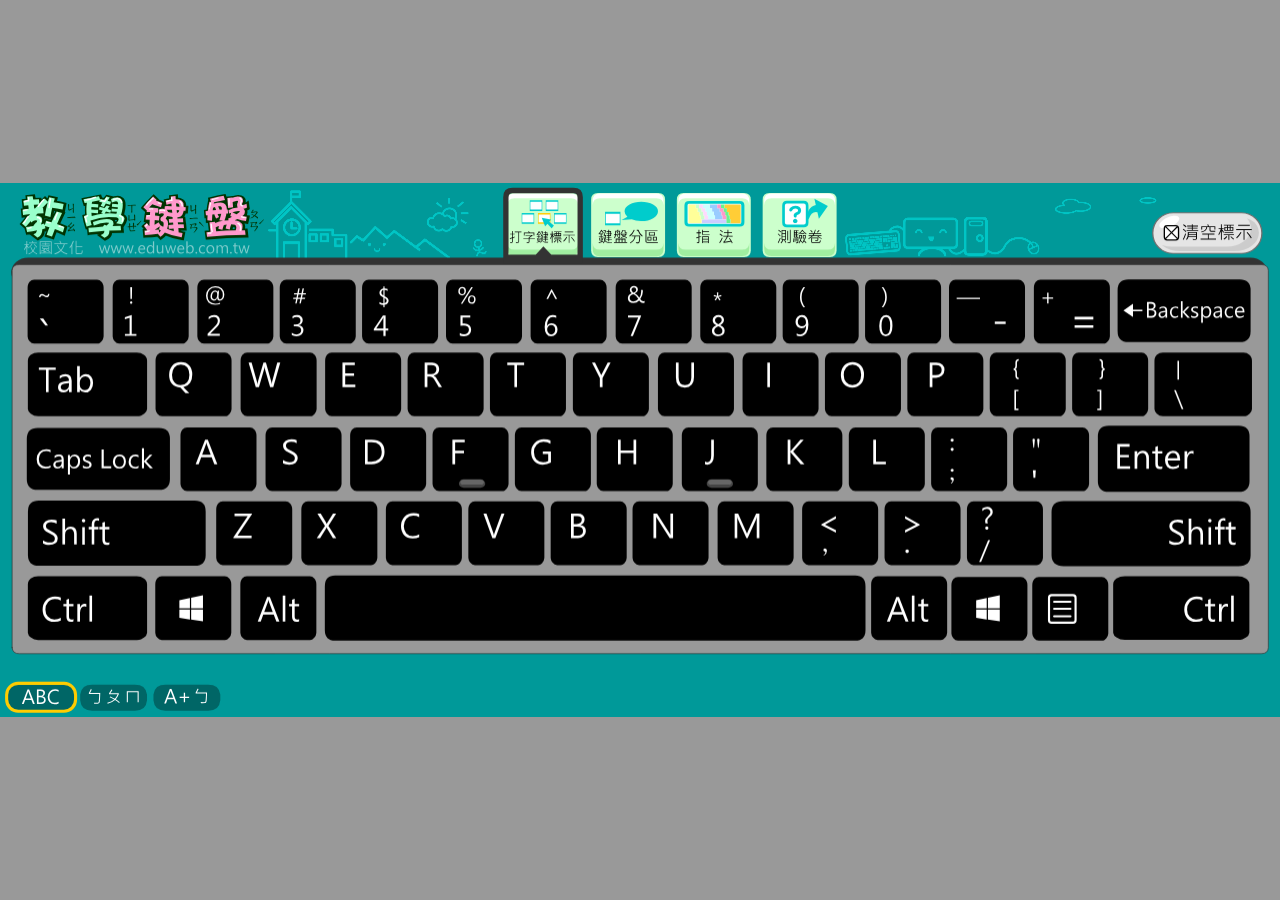
<file: index.html>
<!DOCTYPE html>
<!--
	NOTES:
	1. All tokens are represented by '$' sign in the template.
	2. You can write your code only wherever mentioned.
	3. All occurrences of existing tokens will be replaced by their appropriate values.
	4. Blank lines will be removed automatically.
	5. Remove unnecessary comments before creating your template.
-->
<html>
<head>
<meta charset="UTF-8">
<meta name="authoring-tool" content="Adobe_Animate_CC">
<title>教學鍵盤</title>
<!-- write your code here -->
<style>
  #animation_container, #_preload_div_ {
	position:absolute;
	margin:auto;
	left:0;right:0;
	top:0;bottom:0;
  }
</style>
<script src="js/createjs-2015.11.26.min.js"></script>
<script src="js/index.js"></script>
<link rel="stylesheet" type="text/css" href="css/main.css">
<script>
var canvas, stage, exportRoot, anim_container, dom_overlay_container, fnStartAnimation;
function init() {
	canvas = document.getElementById("canvas");
	anim_container = document.getElementById("animation_container");
	dom_overlay_container = document.getElementById("dom_overlay_container");
	var comp=AdobeAn.getComposition("B793F6F3851F814F887704A4D97BCE01");
	var lib=comp.getLibrary();
	handleComplete({},comp);
}
function handleComplete(evt,comp) {
	//This function is always called, irrespective of the content. You can use the variable "stage" after it is created in token create_stage.
	var lib=comp.getLibrary();
	var ss=comp.getSpriteSheet();
	var preloaderDiv = document.getElementById("_preload_div_");
	preloaderDiv.style.display = 'none';
	canvas.style.display = 'block';
	exportRoot = new lib.keyboard_en();
	stage = new lib.Stage(canvas);
	stage.enableMouseOver();	
	//Registers the "tick" event listener.
	fnStartAnimation = function() {
		stage.addChild(exportRoot);
		createjs.Ticker.setFPS(lib.properties.fps);
		createjs.Ticker.addEventListener("tick", stage);
	}	    
	//Code to support hidpi screens and responsive scaling.
	function makeResponsive(isResp, respDim, isScale, scaleType) {		
		var lastW, lastH, lastS=1;		
		window.addEventListener('resize', resizeCanvas);		
		resizeCanvas();		
		function resizeCanvas() {			
			var w = lib.properties.width, h = lib.properties.height;			
			var iw = window.innerWidth, ih=window.innerHeight;			
			var pRatio = window.devicePixelRatio || 1, xRatio=iw/w, yRatio=ih/h, sRatio=1;			
			if(isResp) {                
				if((respDim=='width'&&lastW==iw) || (respDim=='height'&&lastH==ih)) {                    
					sRatio = lastS;                
				}				
				else if(!isScale) {					
					if(iw<w || ih<h)						
						sRatio = Math.min(xRatio, yRatio);				
				}				
				else if(scaleType==1) {					
					sRatio = Math.min(xRatio, yRatio);				
				}				
				else if(scaleType==2) {					
					sRatio = Math.max(xRatio, yRatio);				
				}			
			}			
			canvas.width = w*pRatio*sRatio;			
			canvas.height = h*pRatio*sRatio;
			canvas.style.width = anim_container.style.width = dom_overlay_container.style.width = preloaderDiv.style.width = w*sRatio+'px';				
			canvas.style.height = anim_container.style.height = dom_overlay_container.style.height = preloaderDiv.style.height = h*sRatio+'px';
			stage.scaleX = pRatio*sRatio;			
			stage.scaleY = pRatio*sRatio;			
			lastW = iw; lastH = ih; lastS = sRatio;            
			stage.tickOnUpdate = false;            
			stage.update();            
			stage.tickOnUpdate = true;		
		}
	}
	makeResponsive(true,'both',true,1);	
	AdobeAn.compositionLoaded(lib.properties.id);
	fnStartAnimation();
}
</script>
<!-- write your code here -->
</head>
<body onload="init();" style="margin:0px;">
	<div id="animation_container" style="background-color:rgba(255, 255, 255, 1.00); width:1920px; height:800px">
		<canvas id="canvas" width="1920" height="800" style="position: absolute; display: none; background-color:rgba(255, 255, 255, 1.00);"></canvas>
		<div id="dom_overlay_container" style="pointer-events:none; overflow:hidden; width:1920px; height:800px; position: absolute; left: 0px; top: 0px; display: none;">
		</div>
	</div>
    <div id='_preload_div_' style='position:absolute; top:0; left:0; display: inline-block; height:800px; width: 1920px; text-align: center;'>	<span style='display: inline-block; height: 100%; vertical-align: middle;'></span>	<img src=images/_preloader.gif style='vertical-align: middle; max-height: 100%'/></div>
</body>
</html>
</file>
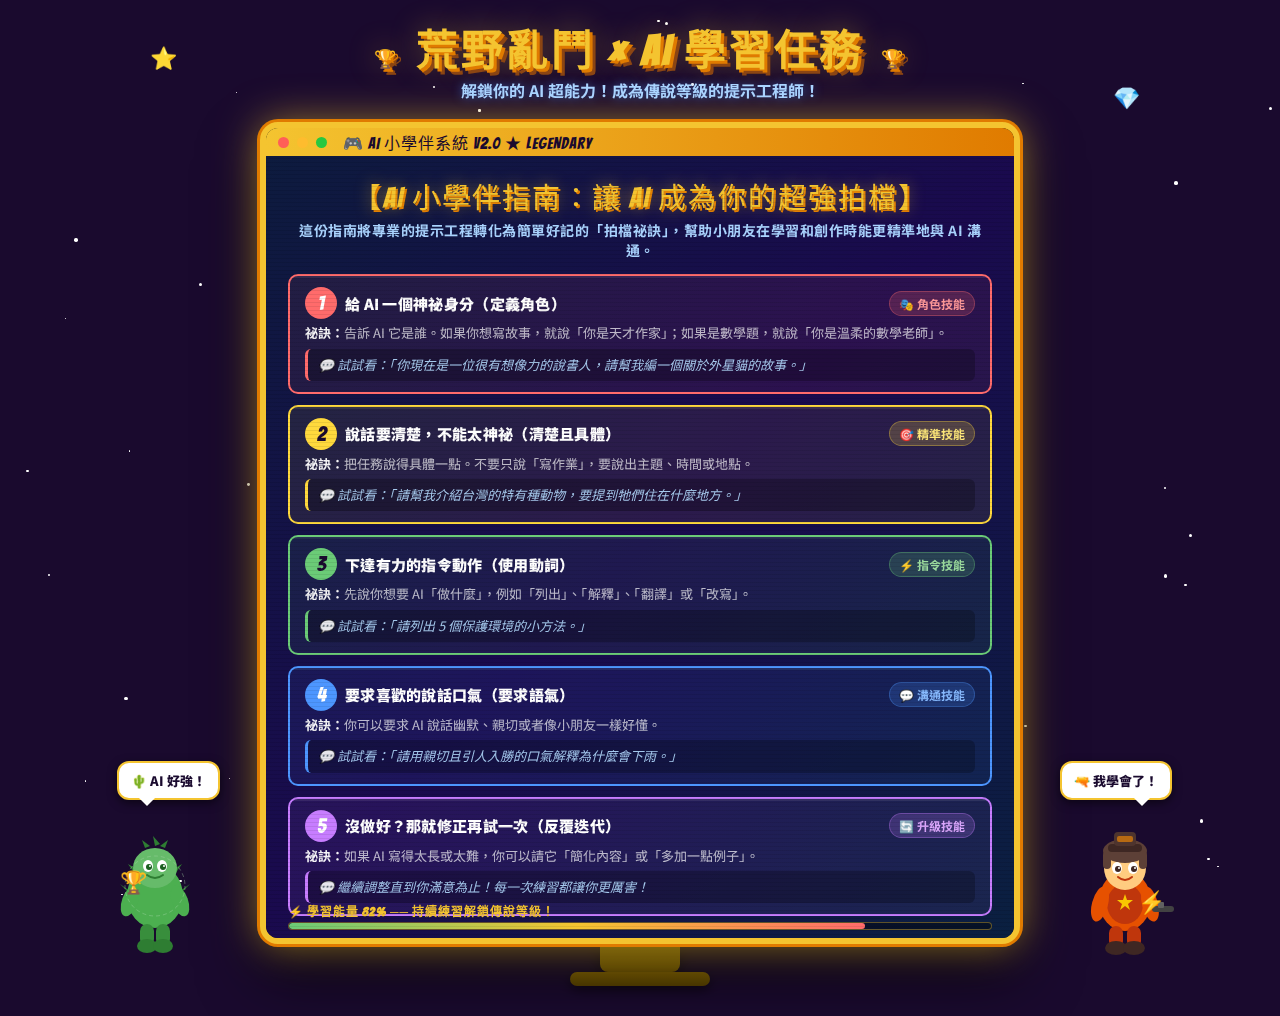
<file: ai_guide_brawlstars.html>
<!DOCTYPE html>
<html lang="zh-TW">
<head>
<meta charset="UTF-8">
<meta name="viewport" content="width=device-width, initial-scale=1.0">
<title>AI 小學伴指南</title>
<style>
  @import url('https://fonts.googleapis.com/css2?family=Noto+Sans+TC:wght@400;700;900&family=Bangers&family=Press+Start+2P&display=swap');

  * { margin: 0; padding: 0; box-sizing: border-box; }

  body {
    background: #1a0a2e;
    min-height: 100vh;
    display: flex;
    align-items: center;
    justify-content: center;
    font-family: 'Noto Sans TC', sans-serif;
    overflow-x: hidden;
  }

  .scene {
    width: 1100px;
    min-height: 700px;
    position: relative;
    display: flex;
    align-items: center;
    justify-content: center;
    padding: 30px;
  }

  /* Background stars */
  .stars {
    position: fixed;
    top: 0; left: 0; right: 0; bottom: 0;
    pointer-events: none;
    z-index: 0;
  }
  .star {
    position: absolute;
    background: white;
    border-radius: 50%;
    animation: twinkle 2s infinite alternate;
  }
  @keyframes twinkle {
    from { opacity: 0.2; }
    to { opacity: 1; }
  }

  /* ===== DESK / FLOOR ===== */
  .room {
    position: relative;
    width: 100%;
    display: flex;
    align-items: flex-end;
    justify-content: center;
    gap: 0;
    z-index: 1;
  }

  /* ===== MONITOR ===== */
  .monitor-wrap {
    display: flex;
    flex-direction: column;
    align-items: center;
    position: relative;
    z-index: 10;
  }

  .monitor {
    width: 760px;
    background: #111;
    border-radius: 18px;
    border: 6px solid #f4c430;
    box-shadow:
      0 0 0 3px #e07b00,
      0 0 40px #f4c43099,
      0 30px 60px #000a;
    position: relative;
    overflow: hidden;
  }

  .monitor-top-bar {
    background: linear-gradient(90deg, #f4c430, #e07b00);
    height: 28px;
    display: flex;
    align-items: center;
    padding: 0 12px;
    gap: 8px;
  }
  .dot { width: 11px; height: 11px; border-radius: 50%; }
  .dot.red { background: #ff5f57; }
  .dot.yellow { background: #febc2e; }
  .dot.green { background: #28c840; }
  .monitor-title {
    font-family: 'Bangers', sans-serif;
    font-size: 16px;
    color: #1a0a2e;
    letter-spacing: 1px;
    margin-left: 8px;
  }

  .screen {
    background: linear-gradient(135deg, #0d1b3e 0%, #1a0a4e 50%, #0a2040 100%);
    padding: 20px 22px 22px;
    min-height: 480px;
    position: relative;
    overflow: hidden;
  }

  /* Scanlines effect */
  .screen::before {
    content: '';
    position: absolute;
    top: 0; left: 0; right: 0; bottom: 0;
    background: repeating-linear-gradient(
      0deg,
      transparent,
      transparent 3px,
      rgba(0,0,0,0.08) 3px,
      rgba(0,0,0,0.08) 4px
    );
    pointer-events: none;
    z-index: 100;
  }

  .screen-title {
    font-family: 'Bangers', sans-serif;
    font-size: 28px;
    color: #f4c430;
    text-align: center;
    letter-spacing: 2px;
    text-shadow: 0 0 15px #f4c43088, 2px 2px 0 #e07b00;
    margin-bottom: 4px;
  }
  .screen-subtitle {
    font-size: 14px;
    color: #aad4ff;
    text-align: center;
    margin-bottom: 14px;
    font-weight: 700;
    letter-spacing: 0.5px;
  }

  .tips-grid {
    display: flex;
    flex-direction: column;
    gap: 11px;
  }

  .tip-card {
    background: rgba(255,255,255,0.05);
    border: 2px solid;
    border-radius: 10px;
    padding: 11px 15px;
    position: relative;
    overflow: hidden;
    transition: transform 0.2s;
  }
  .tip-card::before {
    content: '';
    position: absolute;
    top: 0; left: 0; right: 0;
    height: 2px;
    background: inherit;
    filter: brightness(2);
  }

  .tip-card:nth-child(1) { border-color: #ff6b6b; background: rgba(255,107,107,0.08); }
  .tip-card:nth-child(2) { border-color: #ffd93d; background: rgba(255,217,61,0.08); }
  .tip-card:nth-child(3) { border-color: #6bcb77; background: rgba(107,203,119,0.08); }
  .tip-card:nth-child(4) { border-color: #4d96ff; background: rgba(77,150,255,0.08); }
  .tip-card:nth-child(5) { border-color: #c77dff; background: rgba(199,125,255,0.08); }

  .tip-header {
    display: flex;
    align-items: center;
    gap: 8px;
    margin-bottom: 4px;
  }
  .tip-num {
    font-family: 'Bangers', sans-serif;
    font-size: 20px;
    min-width: 32px;
    height: 32px;
    border-radius: 50%;
    display: flex; align-items: center; justify-content: center;
    font-weight: 400;
  }
  .tip-card:nth-child(1) .tip-num { background: #ff6b6b; color: white; }
  .tip-card:nth-child(2) .tip-num { background: #ffd93d; color: #1a0a2e; }
  .tip-card:nth-child(3) .tip-num { background: #6bcb77; color: #1a0a2e; }
  .tip-card:nth-child(4) .tip-num { background: #4d96ff; color: white; }
  .tip-card:nth-child(5) .tip-num { background: #c77dff; color: white; }

  .tip-label {
    font-size: 15px;
    font-weight: 900;
    color: white;
    letter-spacing: 0.3px;
  }
  .tip-badge {
    margin-left: auto;
    font-size: 12px;
    padding: 3px 9px;
    border-radius: 20px;
    font-weight: 700;
    white-space: nowrap;
  }
  .tip-card:nth-child(1) .tip-badge { background: #ff6b6b33; color: #ff9999; border: 1px solid #ff6b6b55; }
  .tip-card:nth-child(2) .tip-badge { background: #ffd93d33; color: #ffe87a; border: 1px solid #ffd93d55; }
  .tip-card:nth-child(3) .tip-badge { background: #6bcb7733; color: #9dde9f; border: 1px solid #6bcb7755; }
  .tip-card:nth-child(4) .tip-badge { background: #4d96ff33; color: #88bbff; border: 1px solid #4d96ff55; }
  .tip-card:nth-child(5) .tip-badge { background: #c77dff33; color: #dda8ff; border: 1px solid #c77dff55; }

  .tip-secret {
    font-size: 13px;
    color: rgba(255,255,255,0.7);
    margin-bottom: 6px;
    line-height: 1.5;
  }
  .tip-secret strong { color: rgba(255,255,255,0.95); }

  .tip-try {
    font-size: 13px;
    color: rgba(180,220,255,0.9);
    background: rgba(0,0,0,0.25);
    border-radius: 6px;
    padding: 6px 10px;
    line-height: 1.55;
    border-left: 3px solid;
    font-style: italic;
  }
  .tip-card:nth-child(1) .tip-try { border-color: #ff6b6b; }
  .tip-card:nth-child(2) .tip-try { border-color: #ffd93d; }
  .tip-card:nth-child(3) .tip-try { border-color: #6bcb77; }
  .tip-card:nth-child(4) .tip-try { border-color: #4d96ff; }
  .tip-card:nth-child(5) .tip-try { border-color: #c77dff; }

  .monitor-stand {
    width: 80px;
    height: 30px;
    background: linear-gradient(180deg, #c8a000, #8a6800);
    border-radius: 0 0 8px 8px;
    margin-top: -2px;
    box-shadow: 0 6px 15px #0008;
  }
  .monitor-base {
    width: 140px;
    height: 14px;
    background: linear-gradient(180deg, #8a6800, #5a4400);
    border-radius: 8px;
    box-shadow: 0 4px 12px #0008;
  }

  /* ===== CHARACTERS ===== */
  .character {
    position: absolute;
    bottom: 30px;
    z-index: 20;
  }

  /* Left character - Spike (cactus-like) */
  .char-left {
    left: -20px;
    animation: float-left 3s ease-in-out infinite;
  }
  @keyframes float-left {
    0%,100% { transform: translateY(0) rotate(-2deg); }
    50% { transform: translateY(-8px) rotate(2deg); }
  }

  /* Right character - Shelly (default brawler) */
  .char-right {
    right: -20px;
    animation: float-right 3.2s ease-in-out infinite;
  }
  @keyframes float-right {
    0%,100% { transform: translateY(0) rotate(2deg); }
    50% { transform: translateY(-10px) rotate(-2deg); }
  }

  /* Speech bubbles */
  .bubble {
    position: absolute;
    background: white;
    border-radius: 12px;
    padding: 8px 12px;
    font-size: 13px;
    font-weight: 900;
    color: #1a0a2e;
    white-space: nowrap;
    box-shadow: 0 3px 10px #0008;
    border: 2px solid #f4c430;
    z-index: 30;
    animation: bubble-pop 0.5s ease-out;
  }
  @keyframes bubble-pop {
    from { transform: scale(0); opacity: 0; }
    to { transform: scale(1); opacity: 1; }
  }
  .bubble::after {
    content: '';
    position: absolute;
    border: 8px solid transparent;
  }
  .bubble-left {
    top: -35px;
    right: -10px;
  }
  .bubble-left::after {
    border-top-color: white;
    bottom: -16px;
    left: 20px;
  }
  .bubble-right {
    top: -35px;
    left: -10px;
  }
  .bubble-right::after {
    border-top-color: white;
    bottom: -16px;
    right: 20px;
  }

  /* Decorative gems/coins */
  .gem {
    position: absolute;
    width: 20px;
    height: 20px;
    border-radius: 4px;
    transform: rotate(45deg);
    animation: spin-gem 4s linear infinite;
    z-index: 5;
  }
  @keyframes spin-gem {
    from { transform: rotate(0deg); }
    to { transform: rotate(360deg); }
  }

  .star-power {
    position: absolute;
    font-size: 22px;
    animation: float-star 2.5s ease-in-out infinite alternate;
    z-index: 5;
  }
  @keyframes float-star {
    from { transform: translateY(0) scale(1); }
    to { transform: translateY(-12px) scale(1.1); }
  }

  /* Title banner top */
  .title-banner {
    text-align: center;
    margin-bottom: 20px;
    position: relative;
    z-index: 10;
  }
  .title-banner h1 {
    font-family: 'Bangers', sans-serif;
    font-size: 42px;
    color: #f4c430;
    letter-spacing: 3px;
    text-shadow:
      3px 3px 0 #e07b00,
      6px 6px 0 #8B4513,
      0 0 30px #f4c43066;
    line-height: 1;
  }
  .title-banner .sub {
    font-size: 16px;
    color: #aad4ff;
    font-weight: 700;
    margin-top: 6px;
    text-shadow: 0 0 10px #4d96ff88;
  }

  /* Brawl Stars themed decorations */
  .trophy { font-size: 18px; display: inline-block; margin: 0 6px; }

  /* Power level bar */
  .power-bar-wrap {
    position: absolute;
    bottom: 8px;
    left: 22px;
    right: 22px;
    z-index: 50;
  }
  .power-bar-label {
    font-size: 12px;
    color: #f4c430;
    font-weight: 700;
    margin-bottom: 3px;
    font-family: 'Bangers', sans-serif;
    letter-spacing: 1px;
  }
  .power-bar {
    height: 8px;
    background: rgba(0,0,0,0.4);
    border-radius: 4px;
    border: 1px solid #f4c43066;
    overflow: hidden;
  }
  .power-bar-fill {
    height: 100%;
    width: 82%;
    background: linear-gradient(90deg, #6bcb77, #f4c430, #ff6b6b);
    border-radius: 4px;
    animation: power-pulse 2s ease-in-out infinite;
  }
  @keyframes power-pulse {
    0%,100% { opacity: 1; }
    50% { opacity: 0.7; }
  }

  /* SVG Characters */
  svg.brawler { display: block; }
</style>
</head>
<body>

<!-- Stars background -->
<div class="stars" id="stars"></div>

<div class="scene">
  <!-- Decorative elements -->
  <div class="star-power" style="top:40px;left:60px;animation-delay:0s;">⭐</div>
  <div class="star-power" style="top:80px;right:50px;animation-delay:1s;">💎</div>
  <div class="star-power" style="bottom:120px;left:30px;animation-delay:0.5s;">🏆</div>
  <div class="star-power" style="bottom:100px;right:25px;animation-delay:1.5s;">⚡</div>

  <div style="display:flex;flex-direction:column;align-items:center;gap:0;position:relative;width:100%;">
    
    <!-- Title Banner -->
    <div class="title-banner">
      <h1>
        <span class="trophy">🏆</span>
        荒野亂鬥 × AI 學習任務
        <span class="trophy">🏆</span>
      </h1>
      <div class="sub">解鎖你的 AI 超能力！成為傳說等級的提示工程師！</div>
    </div>

    <!-- Room with monitor and characters -->
    <div class="room">
      
      <!-- Left Character: Spike-inspired cactus brawler -->
      <div class="character char-left">
        <div style="position:relative;">
          <div class="bubble bubble-left">🌵 AI 好強！</div>
          <!-- Spike-like SVG character -->
          <svg width="110" height="160" viewBox="0 0 110 160" class="brawler">
            <!-- Body -->
            <ellipse cx="55" cy="100" rx="28" ry="32" fill="#4CAF50"/>
            <!-- Spikes on body -->
            <polygon points="55,60 50,72 60,72" fill="#2E7D32"/>
            <polygon points="35,78 28,68 40,75" fill="#2E7D32"/>
            <polygon points="75,78 82,68 70,75" fill="#2E7D32"/>
            <polygon points="30,95 20,88 32,100" fill="#2E7D32"/>
            <polygon points="80,95 90,88 78,100" fill="#2E7D32"/>
            <!-- Head -->
            <ellipse cx="55" cy="72" rx="22" ry="20" fill="#66BB6A"/>
            <!-- Eyes -->
            <ellipse cx="48" cy="70" rx="5" ry="6" fill="white"/>
            <ellipse cx="62" cy="70" rx="5" ry="6" fill="white"/>
            <circle cx="49" cy="71" r="3" fill="#1B5E20"/>
            <circle cx="63" cy="71" r="3" fill="#1B5E20"/>
            <circle cx="50" cy="70" r="1" fill="white"/>
            <circle cx="64" cy="70" r="1" fill="white"/>
            <!-- Smile -->
            <path d="M 47 79 Q 55 85 63 79" stroke="#2E7D32" stroke-width="2" fill="none" stroke-linecap="round"/>
            <!-- Head spikes -->
            <polygon points="45,52 42,44 50,50" fill="#2E7D32"/>
            <polygon points="55,50 53,40 60,48" fill="#2E7D32"/>
            <polygon points="65,52 68,44 60,50" fill="#2E7D32"/>
            <!-- Arms -->
            <ellipse cx="30" cy="105" rx="8" ry="16" fill="#4CAF50" transform="rotate(20,30,105)"/>
            <ellipse cx="80" cy="105" rx="8" ry="16" fill="#4CAF50" transform="rotate(-20,80,105)"/>
            <!-- Legs -->
            <rect x="40" y="128" width="14" height="22" rx="7" fill="#388E3C"/>
            <rect x="56" y="128" width="14" height="22" rx="7" fill="#388E3C"/>
            <!-- Feet -->
            <ellipse cx="47" cy="150" rx="10" ry="7" fill="#2E7D32"/>
            <ellipse cx="63" cy="150" rx="10" ry="7" fill="#2E7D32"/>
            <!-- Star power glow -->
            <circle cx="55" cy="90" r="30" fill="none" stroke="#A5D6A7" stroke-width="1" opacity="0.4" stroke-dasharray="4,3"/>
          </svg>
        </div>
      </div>

      <!-- Monitor -->
      <div class="monitor-wrap">
        <div class="monitor">
          <div class="monitor-top-bar">
            <div class="dot red"></div>
            <div class="dot yellow"></div>
            <div class="dot green"></div>
            <span class="monitor-title">🎮 AI 小學伴系統 v2.0 ★ LEGENDARY</span>
          </div>
          <div class="screen">
            <div class="screen-title">【AI 小學伴指南：讓 AI 成為你的超強拍檔】</div>
            <div class="screen-subtitle">這份指南將專業的提示工程轉化為簡單好記的「拍檔祕訣」，幫助小朋友在學習和創作時能更精準地與 AI 溝通。</div>

            <div class="tips-grid">
              <!-- Tip 1 -->
              <div class="tip-card">
                <div class="tip-header">
                  <div class="tip-num">1</div>
                  <div class="tip-label">給 AI 一個神祕身分（定義角色）</div>
                  <div class="tip-badge">🎭 角色技能</div>
                </div>
                <div class="tip-secret"><strong>祕訣：</strong>告訴 AI 它是誰。如果你想寫故事，就說「你是天才作家」；如果是數學題，就說「你是溫柔的數學老師」。</div>
                <div class="tip-try">💬 試試看：「你現在是一位很有想像力的說書人，請幫我編一個關於外星貓的故事。」</div>
              </div>

              <!-- Tip 2 -->
              <div class="tip-card">
                <div class="tip-header">
                  <div class="tip-num">2</div>
                  <div class="tip-label">說話要清楚，不能太神祕（清楚且具體）</div>
                  <div class="tip-badge">🎯 精準技能</div>
                </div>
                <div class="tip-secret"><strong>祕訣：</strong>把任務說得具體一點。不要只說「寫作業」，要說出主題、時間或地點。</div>
                <div class="tip-try">💬 試試看：「請幫我介紹台灣的特有種動物，要提到牠們住在什麼地方。」</div>
              </div>

              <!-- Tip 3 -->
              <div class="tip-card">
                <div class="tip-header">
                  <div class="tip-num">3</div>
                  <div class="tip-label">下達有力的指令動作（使用動詞）</div>
                  <div class="tip-badge">⚡ 指令技能</div>
                </div>
                <div class="tip-secret"><strong>祕訣：</strong>先說你想要 AI「做什麼」，例如「列出」、「解釋」、「翻譯」或「改寫」。</div>
                <div class="tip-try">💬 試試看：「請列出 5 個保護環境的小方法。」</div>
              </div>

              <!-- Tip 4 -->
              <div class="tip-card">
                <div class="tip-header">
                  <div class="tip-num">4</div>
                  <div class="tip-label">要求喜歡的說話口氣（要求語氣）</div>
                  <div class="tip-badge">💬 溝通技能</div>
                </div>
                <div class="tip-secret"><strong>祕訣：</strong>你可以要求 AI 說話幽默、親切或者像小朋友一樣好懂。</div>
                <div class="tip-try">💬 試試看：「請用親切且引人入勝的口氣解釋為什麼會下雨。」</div>
              </div>

              <!-- Tip 5 -->
              <div class="tip-card">
                <div class="tip-header">
                  <div class="tip-num">5</div>
                  <div class="tip-label">沒做好？那就修正再試一次（反覆迭代）</div>
                  <div class="tip-badge">🔄 升級技能</div>
                </div>
                <div class="tip-secret"><strong>祕訣：</strong>如果 AI 寫得太長或太難，你可以請它「簡化內容」或「多加一點例子」。</div>
                <div class="tip-try">💬 繼續調整直到你滿意為止！每一次練習都讓你更厲害！</div>
              </div>
            </div>

            <!-- Power bar -->
            <div class="power-bar-wrap">
              <div class="power-bar-label">⚡ 學習能量 82% ── 持續練習解鎖傳說等級！</div>
              <div class="power-bar"><div class="power-bar-fill"></div></div>
            </div>
          </div>
        </div>
        <div class="monitor-stand"></div>
        <div class="monitor-base"></div>
      </div>

      <!-- Right Character: Shelly-inspired brawler -->
      <div class="character char-right">
        <div style="position:relative;">
          <div class="bubble bubble-right">🔫 我學會了！</div>
          <!-- Shelly-like SVG character -->
          <svg width="110" height="160" viewBox="0 0 110 160" class="brawler">
            <!-- Body - orange/sheriff style -->
            <ellipse cx="55" cy="105" rx="26" ry="30" fill="#E65100"/>
            <!-- Shirt detail -->
            <ellipse cx="55" cy="108" rx="18" ry="20" fill="#BF360C"/>
            <!-- Star badge -->
            <polygon points="55,98 57,104 63,104 58,108 60,114 55,110 50,114 52,108 47,104 53,104" fill="#FFD700" opacity="0.9"/>
            <!-- Head -->
            <ellipse cx="55" cy="72" rx="21" ry="22" fill="#FFCC80"/>
            <!-- Hair -->
            <ellipse cx="55" cy="55" rx="22" ry="12" fill="#5D4037"/>
            <rect x="33" y="55" width="8" height="18" rx="4" fill="#5D4037"/>
            <rect x="69" y="55" width="8" height="18" rx="4" fill="#5D4037"/>
            <!-- Eyes -->
            <ellipse cx="47" cy="72" rx="5" ry="6" fill="white"/>
            <ellipse cx="63" cy="72" rx="5" ry="6" fill="white"/>
            <circle cx="48" cy="73" r="3" fill="#3E2723"/>
            <circle cx="64" cy="73" r="3" fill="#3E2723"/>
            <circle cx="49" cy="72" r="1" fill="white"/>
            <circle cx="65" cy="72" r="1" fill="white"/>
            <!-- Smile/expression -->
            <path d="M 48 81 Q 55 87 62 81" stroke="#BF360C" stroke-width="2" fill="none" stroke-linecap="round"/>
            <!-- Arms -->
            <ellipse cx="30" cy="108" rx="8" ry="18" fill="#E65100" transform="rotate(15,30,108)"/>
            <ellipse cx="80" cy="108" rx="8" ry="18" fill="#E65100" transform="rotate(-15,80,108)"/>
            <!-- Shotgun in right hand -->
            <rect x="82" y="110" width="22" height="6" rx="3" fill="#424242"/>
            <rect x="88" y="106" width="6" height="6" rx="1" fill="#616161"/>
            <!-- Legs -->
            <rect x="39" y="130" width="14" height="22" rx="7" fill="#BF360C"/>
            <rect x="57" y="130" width="14" height="22" rx="7" fill="#BF360C"/>
            <!-- Boots -->
            <ellipse cx="46" cy="152" rx="11" ry="7" fill="#3E2723"/>
            <ellipse cx="64" cy="152" rx="11" ry="7" fill="#3E2723"/>
            <!-- Hat -->
            <rect x="38" y="48" width="34" height="8" rx="4" fill="#3E2723"/>
            <rect x="44" y="36" width="22" height="14" rx="4" fill="#4E342E"/>
            <rect x="47" y="40" width="16" height="6" rx="2" fill="#FF8F00" opacity="0.6"/>
          </svg>
        </div>
      </div>

    </div><!-- end .room -->
  </div>
</div>

<script>
// Generate stars
const starsContainer = document.getElementById('stars');
for (let i = 0; i < 80; i++) {
  const star = document.createElement('div');
  star.className = 'star';
  const size = Math.random() * 3 + 1;
  star.style.cssText = `
    width: ${size}px;
    height: ${size}px;
    top: ${Math.random() * 100}%;
    left: ${Math.random() * 100}%;
    animation-delay: ${Math.random() * 3}s;
    animation-duration: ${1.5 + Math.random() * 2}s;
  `;
  starsContainer.appendChild(star);
}
</script>
</body>
</html>
</file>
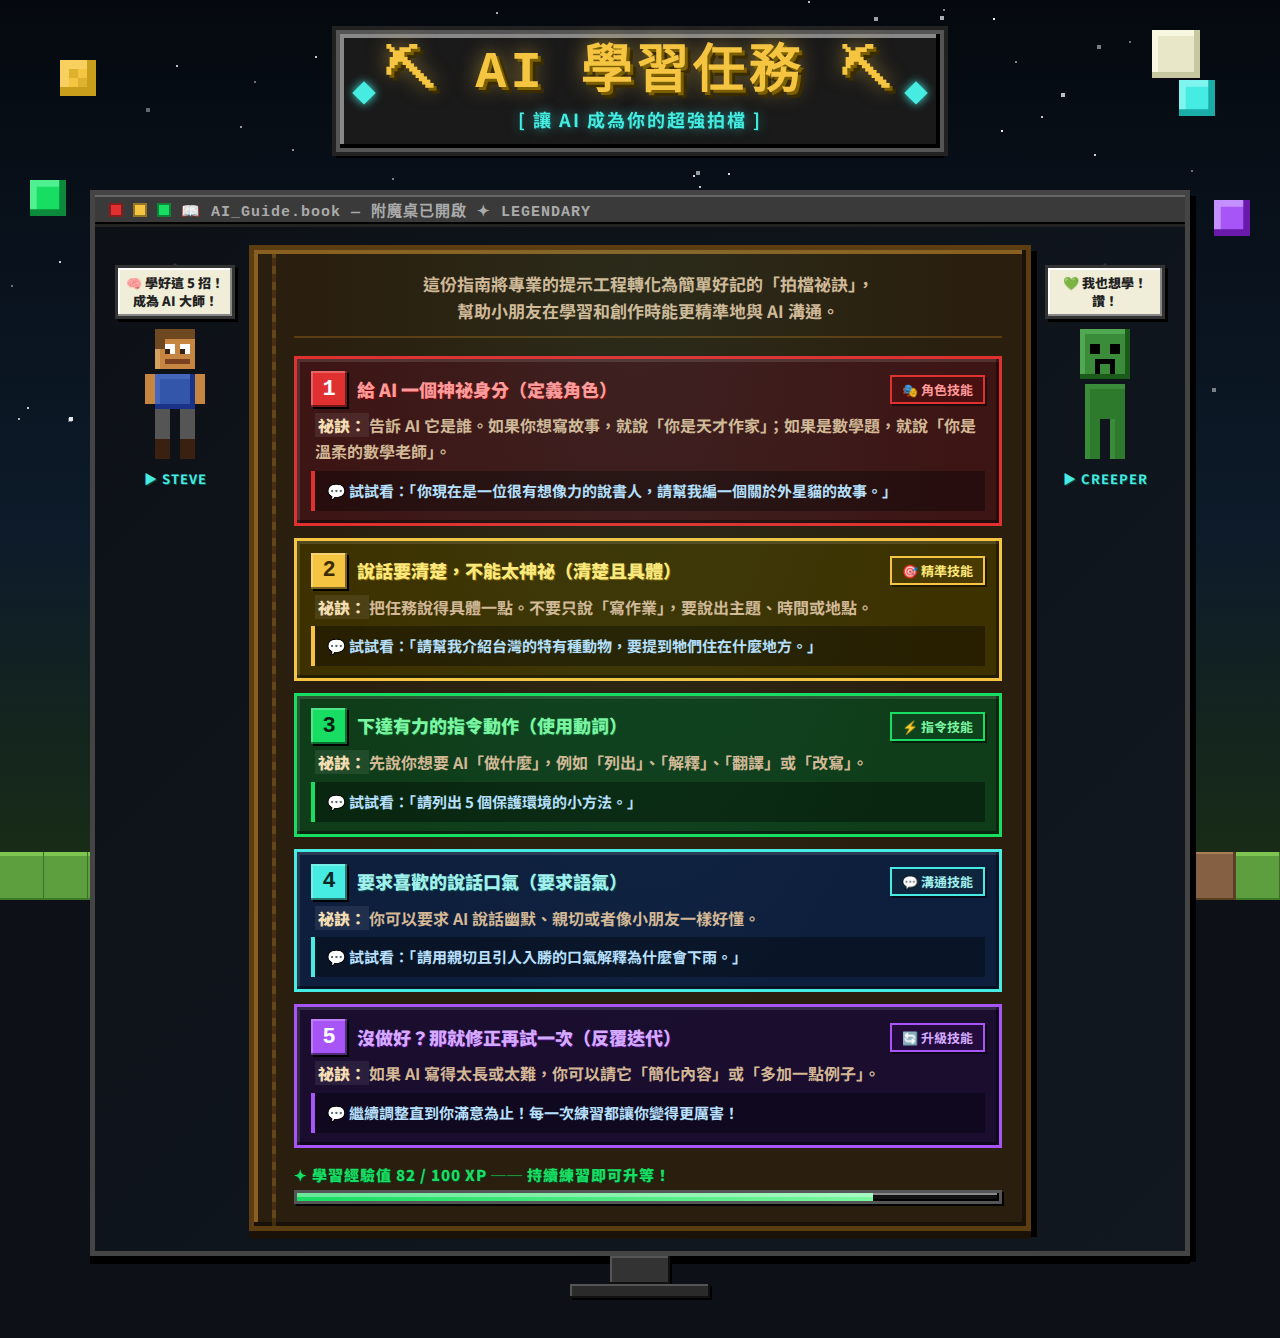
<file: ai_guide_minecraft.html>
<!DOCTYPE html>
<html lang="zh-TW">
<head>
<meta charset="UTF-8">
<meta name="viewport" content="width=device-width, initial-scale=1.0">
<title>AI 學習任務 - Minecraft</title>
<style>
  @import url('https://fonts.googleapis.com/css2?family=Noto+Sans+TC:wght@400;700;900&display=swap');

  /* ── Minecraft pixel font via CSS ── */
  @font-face {
    font-family: 'MCFont';
    src: local('Courier New');
  }

  :root {
    --dirt:    #866043;
    --grass:   #5d9e3f;
    --stone:   #7f7f7f;
    --wood:    #9b7c3e;
    --gold:    #f5c542;
    --diamond: #46ebe1;
    --redstone:#e03030;
    --emerald: #17dd62;
    --sky:     #6ab0f5;
    --night:   #0d1117;
    --lapis:   #1a4faf;
    --netherrack: #6e1515;
  }

  * { margin: 0; padding: 0; box-sizing: border-box; }

  body {
    background: var(--night);
    min-height: 100vh;
    display: flex;
    align-items: flex-start;
    justify-content: center;
    font-family: 'Noto Sans TC', 'Courier New', monospace;
    image-rendering: pixelated;
    overflow-x: hidden;
    padding: 20px 10px 40px;
  }

  /* ── pixel box-shadow border util ── */
  .px-border {
    box-shadow:
      inset -3px -3px 0 rgba(0,0,0,0.5),
      inset 3px 3px 0 rgba(255,255,255,0.25);
  }

  /* ══════════════ BACKGROUND ══════════════ */
  .bg-wrap {
    position: fixed;
    inset: 0;
    z-index: 0;
    overflow: hidden;
  }
  /* night sky */
  .bg-wrap::before {
    content: '';
    position: absolute;
    inset: 0;
    background: linear-gradient(180deg, #05090f 0%, #0d1b2a 60%, #1a2e14 100%);
  }
  /* stars */
  .mc-star {
    position: absolute;
    width: 3px; height: 3px;
    background: white;
    image-rendering: pixelated;
  }
  /* moon */
  .moon {
    position: absolute;
    top: 30px; right: 80px;
    width: 48px; height: 48px;
    background: #e8e8c8;
    box-shadow: inset -6px -6px 0 #c8c8a0, inset 6px 6px 0 #f8f8e0;
    image-rendering: pixelated;
  }
  /* ground blocks row */
  .ground-row {
    position: absolute;
    bottom: 0; left: 0; right: 0;
    height: 48px;
    display: flex;
  }
  .g-block {
    flex: 1;
    height: 48px;
    border-right: 1px solid rgba(0,0,0,0.3);
  }
  .g-grass { background: var(--grass); box-shadow: inset 0 4px 0 #7dc452, inset 0 -2px 0 #3d7a25; }
  .g-dirt  { background: var(--dirt);  box-shadow: inset -2px -2px 0 #5a3e22, inset 2px 2px 0 #a87e55; }

  /* floating blocks decoration */
  .deco-block {
    position: absolute;
    width: 36px; height: 36px;
    image-rendering: pixelated;
    animation: bob 3s ease-in-out infinite;
  }
  @keyframes bob {
    0%,100% { transform: translateY(0); }
    50%      { transform: translateY(-10px); }
  }

  /* ══════════════ LAYOUT ══════════════ */
  .page {
    position: relative;
    z-index: 1;
    width: 1100px;
    display: flex;
    flex-direction: column;
    align-items: center;
    gap: 0;
  }

  /* ══════════════ TITLE ══════════════ */
  .mc-title-wrap {
    width: 100%;
    display: flex;
    justify-content: center;
    margin-bottom: 18px;
    margin-top: 10px;
  }
  .mc-title {
    background: #1a1a1a;
    border: 4px solid #555;
    box-shadow:
      inset -4px -4px 0 #000,
      inset 4px 4px 0 #888,
      0 0 0 4px #222,
      0 6px 0 #000;
    padding: 14px 44px 16px;
    display: flex;
    flex-direction: column;
    align-items: center;
    gap: 6px;
    position: relative;
  }
  .mc-title-text {
    font-family: 'Courier New', monospace;
    font-size: 52px;
    font-weight: 900;
    color: #f5c542;
    text-shadow:
      3px 3px 0 #7a5e00,
      6px 6px 0 #3a2c00,
      0 0 20px #f5c54299;
    letter-spacing: 4px;
    line-height: 1;
    image-rendering: pixelated;
  }
  .mc-title-sub {
    font-size: 18px;
    color: #46ebe1;
    font-weight: 700;
    letter-spacing: 2px;
    text-shadow: 1px 1px 0 #0a5550, 0 0 12px #46ebe188;
  }
  /* corner diamonds */
  .mc-title::before, .mc-title::after {
    content: '◆';
    position: absolute;
    top: 50%; transform: translateY(-50%);
    font-size: 24px;
    color: #46ebe1;
    text-shadow: 0 0 10px #46ebe1;
  }
  .mc-title::before { left: 12px; }
  .mc-title::after  { right: 12px; }

  /* ══════════════ MAIN AREA ══════════════ */
  .main-area {
    width: 100%;
    display: flex;
    align-items: flex-start;
    gap: 14px;
  }

  /* ══════════════ CHARACTER PANEL ══════════════ */
  .char-panel {
    width: 120px;
    flex-shrink: 0;
    display: flex;
    flex-direction: column;
    align-items: center;
    gap: 10px;
    padding-top: 20px;
  }
  .mc-char {
    image-rendering: pixelated;
    animation: char-idle 1.2s steps(2) infinite;
  }
  @keyframes char-idle {
    0%   { transform: rotate(-1deg); }
    50%  { transform: rotate(1deg); }
    100% { transform: rotate(-1deg); }
  }
  .char-speech {
    background: #f0eed8;
    border: 3px solid #333;
    box-shadow: inset -2px -2px 0 #888, inset 2px 2px 0 #fff, 3px 3px 0 #000;
    padding: 6px 8px;
    font-size: 13px;
    font-weight: 900;
    color: #222;
    text-align: center;
    position: relative;
    line-height: 1.4;
  }
  .char-speech::after {
    content: '';
    position: absolute;
    top: -10px; left: 50%;
    transform: translateX(-50%);
    border: 5px solid transparent;
    border-bottom-color: #333;
  }
  .char-name {
    font-size: 13px;
    color: #46ebe1;
    font-weight: 700;
    text-align: center;
    text-shadow: 1px 1px 0 #0a5550;
    letter-spacing: 1px;
  }

  /* ══════════════ BOOK / CONTENT PANEL ══════════════ */
  .book-panel {
    flex: 1;
    background: #2a1f0e;
    border: 5px solid #5c3d11;
    box-shadow:
      inset -4px -4px 0 #1a1208,
      inset 4px 4px 0 #8a6022,
      0 8px 0 #1a1208,
      6px 6px 0 #000;
    padding: 20px 24px 22px;
    position: relative;
  }
  /* book spine */
  .book-panel::before {
    content: '';
    position: absolute;
    top: 0; bottom: 0; left: 18px;
    width: 4px;
    background: repeating-linear-gradient(180deg, #8a6022 0px, #8a6022 8px, #5c3d11 8px, #5c3d11 16px);
    opacity: 0.6;
  }

  /* enchantment table glow effect */
  .book-panel::after {
    content: '';
    position: absolute;
    inset: 0;
    background: radial-gradient(ellipse at 50% 0%, rgba(70,235,225,0.06) 0%, transparent 60%);
    pointer-events: none;
  }

  .book-intro {
    font-size: 17px;
    color: #d4b896;
    text-align: center;
    margin-bottom: 18px;
    margin-left: 16px;
    line-height: 1.6;
    font-weight: 700;
    border-bottom: 2px solid #5c3d11;
    padding-bottom: 12px;
  }

  /* ══════════════ TIP CARDS ══════════════ */
  .tips-list {
    display: flex;
    flex-direction: column;
    gap: 12px;
    margin-left: 16px;
  }

  .tip-card {
    display: flex;
    flex-direction: column;
    gap: 6px;
    padding: 12px 14px;
    border: 3px solid;
    position: relative;
  }
  /* pixelated block corner highlights */
  .tip-card::before {
    content: '';
    position: absolute;
    inset: 0;
    box-shadow: inset -3px -3px 0 rgba(0,0,0,0.4), inset 3px 3px 0 rgba(255,255,255,0.12);
    pointer-events: none;
  }

  .tip-card:nth-child(1) { background: #3d1515; border-color: var(--redstone); }
  .tip-card:nth-child(2) { background: #3d3100; border-color: var(--gold); }
  .tip-card:nth-child(3) { background: #0f3d1a; border-color: var(--emerald); }
  .tip-card:nth-child(4) { background: #0e1f3d; border-color: var(--diamond); }
  .tip-card:nth-child(5) { background: #1a0d2e; border-color: #a855f7; }

  .tip-header {
    display: flex;
    align-items: center;
    gap: 10px;
    flex-wrap: wrap;
  }

  .tip-num {
    width: 36px; height: 36px;
    display: flex; align-items: center; justify-content: center;
    font-family: 'Courier New', monospace;
    font-size: 22px;
    font-weight: 900;
    flex-shrink: 0;
    box-shadow: inset -2px -2px 0 rgba(0,0,0,0.5), inset 2px 2px 0 rgba(255,255,255,0.25), 2px 2px 0 #000;
  }
  .tip-card:nth-child(1) .tip-num { background: var(--redstone); color: #fff; }
  .tip-card:nth-child(2) .tip-num { background: var(--gold);     color: #3a2c00; }
  .tip-card:nth-child(3) .tip-num { background: var(--emerald);  color: #0a2010; }
  .tip-card:nth-child(4) .tip-num { background: var(--diamond);  color: #082828; }
  .tip-card:nth-child(5) .tip-num { background: #a855f7;         color: #fff; }

  .tip-label {
    font-size: 18px;
    font-weight: 900;
    line-height: 1.3;
    flex: 1;
  }
  .tip-card:nth-child(1) .tip-label { color: #ff9999; text-shadow: 1px 1px 0 #7a0000; }
  .tip-card:nth-child(2) .tip-label { color: #ffe87a; text-shadow: 1px 1px 0 #7a5e00; }
  .tip-card:nth-child(3) .tip-label { color: #7af5a0; text-shadow: 1px 1px 0 #0a5a28; }
  .tip-card:nth-child(4) .tip-label { color: #a0f0ee; text-shadow: 1px 1px 0 #0a4848; }
  .tip-card:nth-child(5) .tip-label { color: #d4aaff; text-shadow: 1px 1px 0 #4a0a7a; }

  .tip-badge {
    font-size: 13px;
    font-weight: 700;
    padding: 3px 10px;
    border: 2px solid;
    white-space: nowrap;
    box-shadow: 2px 2px 0 rgba(0,0,0,0.5);
  }
  .tip-card:nth-child(1) .tip-badge { background: #7a000033; color: #ff9999; border-color: var(--redstone); }
  .tip-card:nth-child(2) .tip-badge { background: #7a5e0033; color: #ffe87a; border-color: var(--gold); }
  .tip-card:nth-child(3) .tip-badge { background: #0a5a2833; color: #7af5a0; border-color: var(--emerald); }
  .tip-card:nth-child(4) .tip-badge { background: #0a484833; color: #a0f0ee; border-color: var(--diamond); }
  .tip-card:nth-child(5) .tip-badge { background: #4a0a7a33; color: #d4aaff; border-color: #a855f7; }

  .tip-secret {
    font-size: 16px;
    color: #d4b896;
    line-height: 1.6;
    font-weight: 700;
    padding-left: 4px;
  }
  .tip-secret strong {
    color: #f5deb3;
    background: rgba(255,255,255,0.08);
    padding: 0 3px;
  }

  .tip-try {
    font-size: 15px;
    color: #b8e0ff;
    background: rgba(0,0,0,0.35);
    border-left: 4px solid;
    padding: 8px 12px;
    line-height: 1.6;
    font-weight: 700;
  }
  .tip-card:nth-child(1) .tip-try { border-color: var(--redstone); }
  .tip-card:nth-child(2) .tip-try { border-color: var(--gold); }
  .tip-card:nth-child(3) .tip-try { border-color: var(--emerald); }
  .tip-card:nth-child(4) .tip-try { border-color: var(--diamond); }
  .tip-card:nth-child(5) .tip-try { border-color: #a855f7; }

  /* ══════════════ XP BAR ══════════════ */
  .xp-bar-wrap {
    margin-top: 16px;
    margin-left: 16px;
  }
  .xp-label {
    font-size: 15px;
    color: var(--emerald);
    font-weight: 900;
    margin-bottom: 5px;
    text-shadow: 1px 1px 0 #0a3a20;
    letter-spacing: 1px;
  }
  .xp-track {
    height: 14px;
    background: #111;
    border: 3px solid #555;
    box-shadow: inset -2px -2px 0 #000, inset 2px 2px 0 #888, 2px 2px 0 #000;
    position: relative;
    overflow: hidden;
  }
  .xp-fill {
    height: 100%;
    width: 82%;
    background: linear-gradient(90deg, #17dd62, #7af5a0);
    animation: xp-pulse 1.8s ease-in-out infinite;
    position: relative;
  }
  .xp-fill::after {
    content: '';
    position: absolute;
    top: 0; left: 0; right: 0;
    height: 4px;
    background: rgba(255,255,255,0.35);
  }
  @keyframes xp-pulse {
    0%,100% { filter: brightness(1); }
    50%      { filter: brightness(1.3); }
  }

  /* ══════════════ MONITOR FRAME ══════════════ */
  .monitor-frame {
    width: 100%;
    display: flex;
    flex-direction: column;
    align-items: center;
    margin-top: 20px;
  }
  .monitor-body {
    width: 100%;
    background: #1c1c1c;
    border: 5px solid #444;
    box-shadow:
      inset -4px -4px 0 #000,
      inset 4px 4px 0 #666,
      0 8px 0 #000,
      6px 6px 0 #000;
    overflow: hidden;
  }
  .monitor-bar {
    background: #3a3a3a;
    border-bottom: 3px solid #222;
    box-shadow: inset 0 -2px 0 #000, inset 0 2px 0 #666;
    height: 32px;
    display: flex;
    align-items: center;
    padding: 0 14px;
    gap: 10px;
  }
  .mdot { width: 14px; height: 14px; border: 2px solid rgba(0,0,0,0.4); }
  .mdot.r { background: #e03030; }
  .mdot.y { background: #f5c542; }
  .mdot.g { background: #17dd62; }
  .mbar-title {
    font-family: 'Courier New', monospace;
    font-size: 15px;
    color: #aaa;
    font-weight: 700;
    letter-spacing: 1px;
  }
  .monitor-stand-col {
    width: 60px; height: 28px;
    background: #333;
    box-shadow: inset -2px -2px 0 #111, inset 2px 2px 0 #555, 2px 2px 0 #000;
  }
  .monitor-foot {
    width: 140px; height: 14px;
    background: #2a2a2a;
    box-shadow: inset -2px -2px 0 #111, inset 2px 2px 0 #555, 2px 2px 0 #000;
  }

</style>
</head>
<body>

<!-- Background -->
<div class="bg-wrap" id="bgWrap">
  <div class="moon"></div>
  <!-- ground -->
  <div class="ground-row" id="groundRow"></div>
</div>

<!-- Floating deco blocks -->
<div class="deco-block" style="top:60px;left:60px;animation-delay:0s;">
  <svg width="36" height="36" viewBox="0 0 16 16" style="image-rendering:pixelated">
    <rect width="16" height="16" fill="#f5c542"/>
    <rect x="0" y="0" width="16" height="4" fill="#f8d060"/>
    <rect x="0" y="0" width="4" height="16" fill="#f8d060"/>
    <rect x="12" y="0" width="4" height="16" fill="#c89e1a"/>
    <rect x="0" y="12" width="16" height="4" fill="#c89e1a"/>
    <rect x="4" y="4" width="4" height="4" fill="#c89e1a" opacity="0.5"/>
    <rect x="8" y="8" width="4" height="4" fill="#c89e1a" opacity="0.5"/>
  </svg>
</div>
<div class="deco-block" style="top:80px;right:65px;animation-delay:1.5s;">
  <svg width="36" height="36" viewBox="0 0 16 16" style="image-rendering:pixelated">
    <rect width="16" height="16" fill="#46ebe1"/>
    <rect x="0" y="0" width="16" height="3" fill="#80f5f0"/>
    <rect x="0" y="0" width="3" height="16" fill="#80f5f0"/>
    <rect x="13" y="0" width="3" height="16" fill="#1aada8"/>
    <rect x="0" y="13" width="16" height="3" fill="#1aada8"/>
  </svg>
</div>
<div class="deco-block" style="top:180px;left:30px;animation-delay:0.7s;">
  <svg width="36" height="36" viewBox="0 0 16 16" style="image-rendering:pixelated">
    <rect width="16" height="16" fill="#17dd62"/>
    <rect x="0" y="0" width="16" height="3" fill="#50f090"/>
    <rect x="0" y="0" width="3" height="16" fill="#50f090"/>
    <rect x="13" y="0" width="3" height="16" fill="#0a8a3a"/>
    <rect x="0" y="13" width="16" height="3" fill="#0a8a3a"/>
  </svg>
</div>
<div class="deco-block" style="top:200px;right:30px;animation-delay:2s;">
  <svg width="36" height="36" viewBox="0 0 16 16" style="image-rendering:pixelated">
    <rect width="16" height="16" fill="#a855f7"/>
    <rect x="0" y="0" width="16" height="3" fill="#c490ff"/>
    <rect x="0" y="0" width="3" height="16" fill="#c490ff"/>
    <rect x="13" y="0" width="3" height="16" fill="#6a1aaa"/>
    <rect x="0" y="13" width="16" height="3" fill="#6a1aaa"/>
  </svg>
</div>

<div class="page">

  <!-- TITLE -->
  <div class="mc-title-wrap">
    <div class="mc-title">
      <div class="mc-title-text">⛏ AI 學習任務 ⛏</div>
      <div class="mc-title-sub">[ 讓 AI 成為你的超強拍檔 ]</div>
    </div>
  </div>

  <!-- monitor wrapper -->
  <div class="monitor-frame">
    <div class="monitor-body">
      <div class="monitor-bar">
        <div class="mdot r"></div>
        <div class="mdot y"></div>
        <div class="mdot g"></div>
        <span class="mbar-title">📖 AI_Guide.book — 附魔桌已開啟 ✦ LEGENDARY</span>
      </div>

      <!-- MAIN AREA inside monitor -->
      <div style="display:flex;gap:14px;padding:18px 20px 20px;background:linear-gradient(135deg,#0d1117 0%,#111820 100%);">

        <!-- LEFT CHARACTER: Steve -->
        <div class="char-panel">
          <div class="char-speech">🧠 學好這 5 招！成為 AI 大師！</div>
          <!-- Minecraft Steve pixel art SVG -->
          <svg class="mc-char" width="80" height="130" viewBox="0 0 16 26" style="image-rendering:pixelated">
            <!-- head -->
            <rect x="4" y="0" width="8" height="8" fill="#c68642"/>
            <rect x="4" y="0" width="8" height="1" fill="#d4a060"/>
            <rect x="4" y="0" width="1" height="8" fill="#d4a060"/>
            <!-- eyes -->
            <rect x="6" y="3" width="2" height="2" fill="#fff"/>
            <rect x="9" y="3" width="2" height="2" fill="#fff"/>
            <rect x="6" y="4" width="1" height="1" fill="#3a2010"/>
            <rect x="9" y="4" width="1" height="1" fill="#3a2010"/>
            <!-- mouth -->
            <rect x="6" y="6" width="5" height="1" fill="#7a4020"/>
            <!-- hair -->
            <rect x="4" y="0" width="8" height="2" fill="#6e4820"/>
            <rect x="4" y="0" width="2" height="4" fill="#6e4820"/>
            <!-- body - blue shirt -->
            <rect x="4" y="9" width="8" height="7" fill="#3355aa"/>
            <rect x="4" y="9" width="8" height="1" fill="#4466bb"/>
            <rect x="4" y="9" width="1" height="7" fill="#4466bb"/>
            <rect x="11" y="9" width="1" height="7" fill="#1a3388"/>
            <rect x="4" y="15" width="8" height="1" fill="#1a3388"/>
            <!-- arms -->
            <rect x="2" y="9" width="2" height="6" fill="#c68642"/>
            <rect x="12" y="9" width="2" height="6" fill="#c68642"/>
            <!-- legs - gray pants -->
            <rect x="4" y="16" width="3" height="6" fill="#555"/>
            <rect x="9" y="16" width="3" height="6" fill="#555"/>
            <!-- boots -->
            <rect x="4" y="22" width="3" height="4" fill="#3a2010"/>
            <rect x="9" y="22" width="3" height="4" fill="#3a2010"/>
          </svg>
          <div class="char-name">▶ STEVE</div>
        </div>

        <!-- BOOK CONTENT -->
        <div class="book-panel" style="flex:1;">
          <div class="book-intro">
            這份指南將專業的提示工程轉化為簡單好記的「拍檔祕訣」，<br>
            幫助小朋友在學習和創作時能更精準地與 AI 溝通。
          </div>

          <div class="tips-list">

            <!-- 1 -->
            <div class="tip-card">
              <div class="tip-header">
                <div class="tip-num">1</div>
                <div class="tip-label">給 AI 一個神祕身分（定義角色）</div>
                <div class="tip-badge">🎭 角色技能</div>
              </div>
              <div class="tip-secret"><strong>祕訣：</strong>告訴 AI 它是誰。如果你想寫故事，就說「你是天才作家」；如果是數學題，就說「你是溫柔的數學老師」。</div>
              <div class="tip-try">💬 試試看：「你現在是一位很有想像力的說書人，請幫我編一個關於外星貓的故事。」</div>
            </div>

            <!-- 2 -->
            <div class="tip-card">
              <div class="tip-header">
                <div class="tip-num">2</div>
                <div class="tip-label">說話要清楚，不能太神祕（清楚且具體）</div>
                <div class="tip-badge">🎯 精準技能</div>
              </div>
              <div class="tip-secret"><strong>祕訣：</strong>把任務說得具體一點。不要只說「寫作業」，要說出主題、時間或地點。</div>
              <div class="tip-try">💬 試試看：「請幫我介紹台灣的特有種動物，要提到牠們住在什麼地方。」</div>
            </div>

            <!-- 3 -->
            <div class="tip-card">
              <div class="tip-header">
                <div class="tip-num">3</div>
                <div class="tip-label">下達有力的指令動作（使用動詞）</div>
                <div class="tip-badge">⚡ 指令技能</div>
              </div>
              <div class="tip-secret"><strong>祕訣：</strong>先說你想要 AI「做什麼」，例如「列出」、「解釋」、「翻譯」或「改寫」。</div>
              <div class="tip-try">💬 試試看：「請列出 5 個保護環境的小方法。」</div>
            </div>

            <!-- 4 -->
            <div class="tip-card">
              <div class="tip-header">
                <div class="tip-num">4</div>
                <div class="tip-label">要求喜歡的說話口氣（要求語氣）</div>
                <div class="tip-badge">💬 溝通技能</div>
              </div>
              <div class="tip-secret"><strong>祕訣：</strong>你可以要求 AI 說話幽默、親切或者像小朋友一樣好懂。</div>
              <div class="tip-try">💬 試試看：「請用親切且引人入勝的口氣解釋為什麼會下雨。」</div>
            </div>

            <!-- 5 -->
            <div class="tip-card">
              <div class="tip-header">
                <div class="tip-num">5</div>
                <div class="tip-label">沒做好？那就修正再試一次（反覆迭代）</div>
                <div class="tip-badge">🔄 升級技能</div>
              </div>
              <div class="tip-secret"><strong>祕訣：</strong>如果 AI 寫得太長或太難，你可以請它「簡化內容」或「多加一點例子」。</div>
              <div class="tip-try">💬 繼續調整直到你滿意為止！每一次練習都讓你變得更厲害！</div>
            </div>

          </div>

          <!-- XP BAR -->
          <div class="xp-bar-wrap">
            <div class="xp-label">✦ 學習經驗值 82 / 100 XP ── 持續練習即可升等！</div>
            <div class="xp-track"><div class="xp-fill"></div></div>
          </div>
        </div>

        <!-- RIGHT CHARACTER: Creeper -->
        <div class="char-panel">
          <div class="char-speech">💚 我也想學！讚！</div>
          <!-- Minecraft Creeper pixel art SVG -->
          <svg class="mc-char" width="80" height="130" viewBox="0 0 16 26" style="image-rendering:pixelated;animation-delay:0.6s">
            <!-- head -->
            <rect x="3" y="0" width="10" height="10" fill="#3a8c3a"/>
            <rect x="3" y="0" width="10" height="1" fill="#50a850"/>
            <rect x="3" y="0" width="1" height="10" fill="#50a850"/>
            <rect x="12" y="0" width="1" height="10" fill="#1a5a1a"/>
            <rect x="3" y="9" width="10" height="1" fill="#1a5a1a"/>
            <!-- creeper eyes -->
            <rect x="5" y="3" width="2" height="2" fill="#000"/>
            <rect x="9" y="3" width="2" height="2" fill="#000"/>
            <!-- creeper mouth -->
            <rect x="6" y="6" width="4" height="1" fill="#000"/>
            <rect x="6" y="7" width="1" height="2" fill="#000"/>
            <rect x="9" y="7" width="1" height="2" fill="#000"/>
            <rect x="7" y="7" width="2" height="1" fill="#3a8c3a"/>
            <!-- body -->
            <rect x="4" y="11" width="8" height="7" fill="#2d7a2d"/>
            <rect x="4" y="11" width="8" height="1" fill="#3a8c3a"/>
            <rect x="4" y="11" width="1" height="7" fill="#3a8c3a"/>
            <!-- legs -->
            <rect x="4" y="18" width="3" height="8" fill="#2d7a2d"/>
            <rect x="9" y="18" width="3" height="8" fill="#2d7a2d"/>
            <rect x="4" y="18" width="1" height="8" fill="#3a8c3a"/>
            <rect x="9" y="18" width="1" height="8" fill="#3a8c3a"/>
          </svg>
          <div class="char-name">▶ CREEPER</div>
        </div>

      </div><!-- end main-area -->
    </div><!-- end monitor-body -->
    <div class="monitor-stand-col"></div>
    <div class="monitor-foot"></div>
  </div>

</div><!-- end page -->

<script>
// Stars
const bg = document.getElementById('bgWrap');
for (let i = 0; i < 120; i++) {
  const s = document.createElement('div');
  s.className = 'mc-star';
  const sz = Math.random() < 0.3 ? 4 : 2;
  s.style.cssText = `width:${sz}px;height:${sz}px;top:${Math.random()*70}%;left:${Math.random()*100}%;opacity:${0.3+Math.random()*0.7}`;
  bg.appendChild(s);
}
// Ground blocks
const gr = document.getElementById('groundRow');
const types = ['g-grass','g-grass','g-grass','g-dirt','g-grass','g-grass','g-dirt','g-grass'];
const cols = Math.ceil(window.innerWidth / 48) + 2;
for (let i = 0; i < cols; i++) {
  const b = document.createElement('div');
  b.className = `g-block ${types[i % types.length]}`;
  gr.appendChild(b);
}
</script>
</body>
</html>
</file>
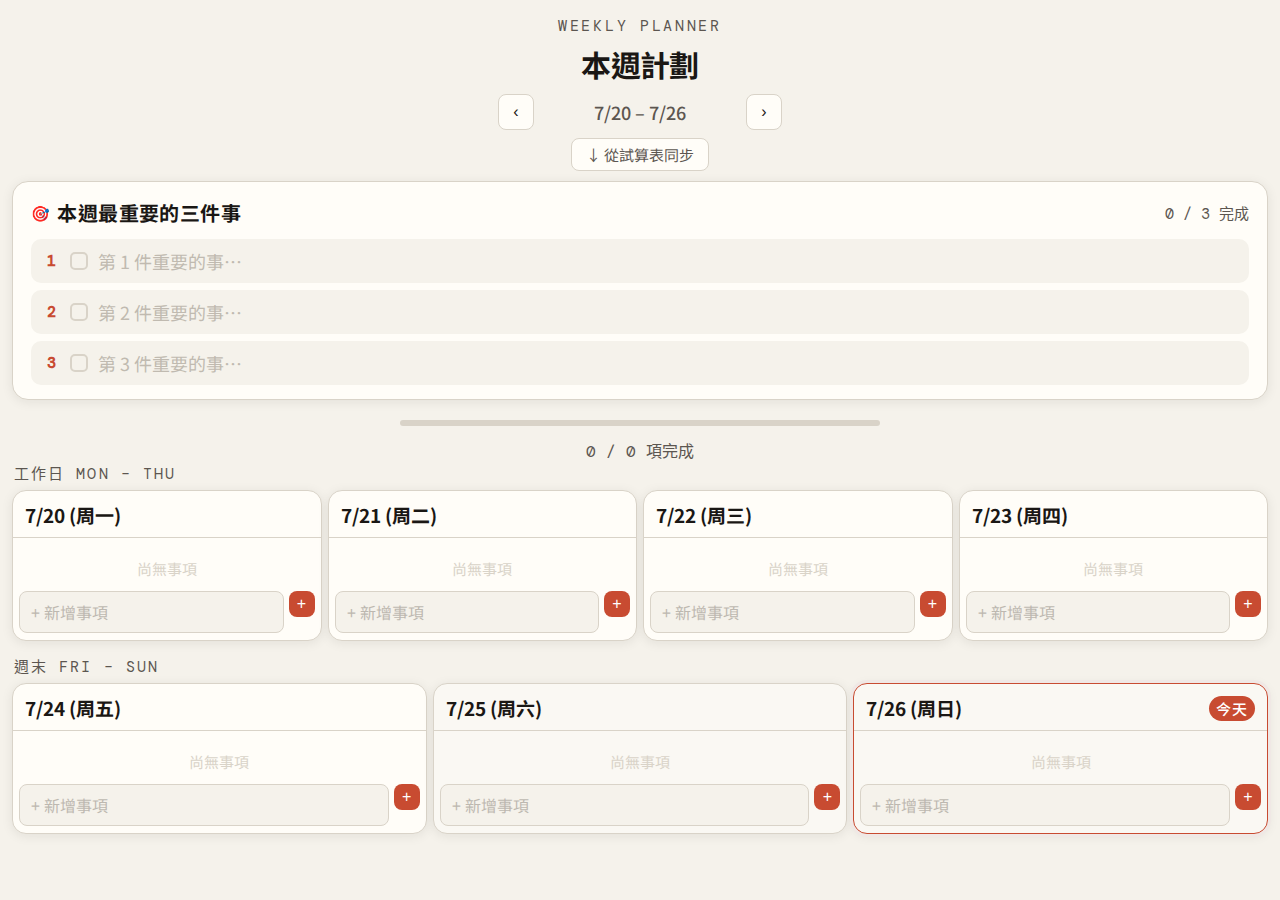
<file: weekly-planner-sheets0309.html>
<!DOCTYPE html>
<html lang="zh-TW">
<head>
<meta charset="UTF-8">
<meta name="viewport" content="width=device-width, initial-scale=1.0">
<title>週計劃表</title>
<link href="https://fonts.googleapis.com/css2?family=Noto+Sans+TC:wght@300;400;500;700&family=DM+Mono:wght@400;500&display=swap" rel="stylesheet">
<style>
  :root {
    --bg: #F5F2EB;
    --surface: #FFFDF8;
    --ink: #1A1714;
    --ink-soft: #5C5650;
    --accent: #C84B31;
    --accent-soft: #F0E8E5;
    --done-color: #7A9E7E;
    --border: #D9D3C8;
    --shadow: 0 2px 12px rgba(26,23,20,0.08);
  }

  * { box-sizing: border-box; margin: 0; padding: 0; }

  body {
    font-family: 'Noto Sans TC', sans-serif;
    background: var(--bg);
    color: var(--ink);
    min-height: 100vh;
    padding: 16px 12px 40px;
  }

  /* ── Setup Banner ── */
  #setupBanner {
    display: none;
    background: #FFF8E1;
    border: 1.5px solid #FFD54F;
    border-radius: 12px;
    padding: 14px 18px;
    margin: 0 auto 20px;
    max-width: 900px;
    font-size: 15px;
    color: #5D4037;
    line-height: 1.6;
  }
  #setupBanner strong { color: #C84B31; }
  #gasUrlInput {
    margin-top: 10px;
    width: 100%;
    background: #fff;
    border: 1.5px solid #FFD54F;
    border-radius: 8px;
    padding: 8px 12px;
    font-size: 15px;
    font-family: 'Noto Sans TC', sans-serif;
    color: var(--ink);
    outline: none;
  }
  #gasUrlInput:focus { border-color: var(--accent); }
  #saveUrlBtn {
    margin-top: 8px;
    background: var(--accent);
    color: #fff;
    border: none;
    border-radius: 8px;
    padding: 7px 18px;
    font-size: 15px;
    font-family: 'Noto Sans TC', sans-serif;
    cursor: pointer;
  }
  #saveUrlBtn:hover { opacity: 0.88; }

  /* ── Header ── */
  header { text-align: center; margin-bottom: 12px; }

  .week-label {
    font-family: 'DM Mono', monospace;
    font-size: 15px;
    letter-spacing: 0.18em;
    color: var(--ink-soft);
    text-transform: uppercase;
    margin-bottom: 6px;
  }

  h1 { font-size: 30px; font-weight: 700; letter-spacing: -0.02em; }

  .week-nav {
    display: flex;
    align-items: center;
    justify-content: center;
    gap: 16px;
    margin-top: 8px;
  }

  .nav-btn {
    background: var(--surface);
    border: 1.5px solid var(--border);
    border-radius: 8px;
    width: 36px; height: 36px;
    cursor: pointer;
    font-size: 16px;
    display: flex; align-items: center; justify-content: center;
    color: var(--ink);
    transition: background 0.15s, border-color 0.15s;
  }
  .nav-btn:hover { background: var(--accent-soft); border-color: var(--accent); }

  .week-range-wrap {
    display: flex;
    align-items: center;
    gap: 8px;
    min-width: 180px;
    justify-content: center;
  }

  .week-range {
    font-size: 18px;
    font-weight: 500;
    color: var(--ink-soft);
  }

  .sync-badge {
    font-family: 'DM Mono', monospace;
    font-size: 15px;
    padding: 2px 8px;
    border-radius: 99px;
    white-space: nowrap;
  }
  .sync-badge.syncing  { background: #FFF8E1; color: #F57F17; }
  .sync-badge.ok       { background: #E8F5E9; color: #388E3C; }
  .sync-badge.error    { background: #FFEBEE; color: #C62828; }
  .sync-badge.pulling  { background: #E3F2FD; color: #1565C0; }

  /* Sync toolbar */
  .sync-toolbar {
    display: flex;
    align-items: center;
    justify-content: center;
    gap: 10px;
    margin: -4px auto 10px;
  }
  .pull-btn {
    background: var(--surface);
    border: 1.5px solid var(--border);
    border-radius: 8px;
    padding: 5px 14px;
    font-size: 15px;
    font-family: 'Noto Sans TC', sans-serif;
    color: var(--ink-soft);
    cursor: pointer;
    transition: border-color 0.15s, color 0.15s;
  }
  .pull-btn:hover { border-color: var(--accent); color: var(--accent); }

  /* Progress bar */
  .progress-bar-wrap {
    max-width: 480px;
    margin: 0 auto 12px;
    background: var(--border);
    border-radius: 99px;
    height: 6px;
    overflow: hidden;
  }
  .progress-bar-fill {
    height: 100%;
    background: var(--done-color);
    border-radius: 99px;
    transition: width 0.4s ease;
  }
  .progress-label {
    text-align: center;
    font-size: 16px;
    color: var(--ink-soft);
    margin-top: 6px;
    font-family: 'DM Mono', monospace;
  }

  /* Day columns */
  .week-section {
    max-width: 100%;
    margin: 0 auto 14px;
  }
  .week-section-label {
    font-family: 'DM Mono', monospace;
    font-size: 15px;
    letter-spacing: 0.14em;
    color: var(--ink-soft);
    text-transform: uppercase;
    margin-bottom: 6px;
    padding-left: 2px;
  }
  .days-grid {
    display: grid;
    gap: 6px;
    max-width: 100%;
  }
  .days-grid.weekdays { grid-template-columns: repeat(4, 1fr); }
  .days-grid.weekend  { grid-template-columns: repeat(3, 1fr); }
  .days-grid > * { min-width: 0; }
  .day-col.is-weekend { background: #FAF8F3; }

  @media (max-width: 700px) {
    .days-grid.weekdays { grid-template-columns: repeat(2, 1fr); }
    .days-grid.weekend  { grid-template-columns: repeat(2, 1fr); }
  }
  @media (max-width: 420px) {
    .days-grid.weekdays, .days-grid.weekend { grid-template-columns: 1fr; }
  }

  .day-col {
    background: var(--surface);
    border: 1.5px solid var(--border);
    border-radius: 14px;
    overflow: visible;
    box-shadow: var(--shadow);
    display: flex;
    flex-direction: column;
  }
  .day-col.is-today {
    border-color: var(--accent);
    box-shadow: 0 0 0 3px var(--accent-soft), var(--shadow);
  }

  .day-header {
    padding: 10px 12px 9px;
    border-bottom: 1.5px solid var(--border);
    display: flex;
    align-items: center;
    justify-content: space-between;
    border-radius: 13px 13px 0 0;
  }
  .day-title  { font-size: 19px; font-weight: 700; }
  .today-badge {
    background: var(--accent);
    color: #fff;
    font-size: 15px;
    font-weight: 500;
    padding: 2px 7px;
    border-radius: 99px;
    letter-spacing: 0.05em;
  }

  .tasks-list { padding: 8px 8px 4px; flex: 1; }

  .task-item {
    display: flex;
    align-items: flex-start;
    gap: 8px;
    padding: 8px 6px;
    border-radius: 8px;
    cursor: pointer;
    transition: background 0.12s;
  }
  .task-item:hover { background: #F5F2EB; }
  .task-item:hover .task-delete { opacity: 1; }
  .task-item.done { opacity: 1; }

  .task-check {
    width: 22px; height: 22px;
    border: 2px solid var(--border);
    border-radius: 5px;
    flex-shrink: 0;
    margin-top: 1px;
    display: flex; align-items: center; justify-content: center;
    transition: background 0.15s, border-color 0.15s;
  }
  .task-item.done .task-check { background: var(--done-color); border-color: var(--done-color); }
  .task-check::after { content: '✓'; color: #fff; font-size: 11px; font-weight: 700; display: none; }
  .task-item.done .task-check::after { display: block; }

  .task-inner { flex: 1; min-width: 0; }

  .task-time {
    font-family: 'DM Mono', monospace;
    font-size: 15px;
    color: var(--accent);
    background: var(--accent-soft);
    padding: 1px 5px;
    border-radius: 4px;
    white-space: nowrap;
    display: inline-block;
    margin-bottom: 2px;
  }
  .task-text { font-size: 17px; line-height: 1.6; color: var(--ink); word-break: break-all; }
  .task-item.done .task-text {
    text-decoration: line-through;
    text-decoration-color: var(--ink-soft);
    text-decoration-thickness: 1.5px;
    color: #A09A93;
  }

  .task-delete {
    opacity: 0;
    cursor: pointer;
    font-size: 15px;
    color: var(--ink-soft);
    padding: 0 2px;
    flex-shrink: 0;
    margin-top: 2px;
    transition: opacity 0.12s, color 0.12s;
  }
  .task-delete:hover { color: var(--accent); }

  .add-task-form { padding: 4px 6px 7px; display: flex; gap: 5px; border-radius: 0 0 13px 13px; overflow: visible; }
  .add-input {
    flex: 1;
    background: var(--bg);
    border: 1.5px solid var(--border);
    border-radius: 8px;
    padding: 8px 11px;
    font-size: 16px;
    font-family: 'Noto Sans TC', sans-serif;
    color: var(--ink);
    outline: none;
    transition: border-color 0.15s;
  }
  .add-input:focus { border-color: var(--accent); }
  .add-input::placeholder { color: #BDB8B0; }

  .add-btn {
    background: var(--accent);
    color: #fff;
    border: none;
    border-radius: 8px;
    width: 26px; height: 26px;
    cursor: pointer;
    font-size: 16px;
    display: flex; align-items: center; justify-content: center;
    transition: opacity 0.15s;
    flex-shrink: 0;
  }
  .add-btn:hover { opacity: 0.85; }

  .empty-hint { text-align: center; font-size: 15px; color: var(--border); padding: 12px 0 4px; }

  /* Modal */
  .modal-overlay {
    display: none;
    position: fixed; inset: 0;
    background: rgba(26,23,20,0.35);
    z-index: 100;
    align-items: center; justify-content: center;
  }
  .modal-overlay.open { display: flex; }
  .modal {
    background: var(--surface);
    border-radius: 16px;
    padding: 24px;
    width: 300px;
    box-shadow: 0 8px 40px rgba(26,23,20,0.18);
  }
  .modal h3 { font-size: 15px; margin-bottom: 14px; }
  .modal input {
    width: 100%;
    background: var(--bg);
    border: 1.5px solid var(--border);
    border-radius: 8px;
    padding: 8px 12px;
    font-size: 14px;
    font-family: 'Noto Sans TC', sans-serif;
    color: var(--ink);
    outline: none;
    margin-bottom: 10px;
  }
  .modal input:focus { border-color: var(--accent); }
  .modal-actions { display: flex; gap: 8px; justify-content: flex-end; }
  .modal-cancel, .modal-ok {
    padding: 7px 16px;
    border-radius: 8px;
    border: none;
    font-size: 15px;
    cursor: pointer;
    font-family: 'Noto Sans TC', sans-serif;
  }
  .modal-cancel { background: var(--bg); color: var(--ink-soft); }
  .modal-ok { background: var(--accent); color: #fff; }

  /* ── Top 3 Goals ── */
  .top3-section {
    max-width: 100%;
    margin: 0 auto 20px;
    background: var(--surface);
    border: 1.5px solid var(--border);
    border-radius: 16px;
    padding: 16px 18px 14px;
    box-shadow: var(--shadow);
  }
  .top3-header {
    display: flex;
    align-items: center;
    justify-content: space-between;
    margin-bottom: 12px;
  }
  .top3-title {
    font-size: 20px;
    font-weight: 700;
    letter-spacing: 0.02em;
    color: var(--ink);
    display: flex;
    align-items: center;
    gap: 7px;
  }
  .top3-title::before {
    content: '🎯';
    font-size: 15px;
  }
  .top3-subtitle {
    font-size: 15px;
    color: var(--ink-soft);
    font-family: 'DM Mono', monospace;
  }
  .top3-list {
    display: flex;
    flex-direction: column;
    gap: 7px;
  }
  .top3-item {
    display: flex;
    align-items: center;
    gap: 10px;
    padding: 8px 10px;
    background: var(--bg);
    border-radius: 10px;
    border: 1.5px solid transparent;
    transition: border-color 0.15s;
    min-height: 40px;
  }
  .top3-item:hover { border-color: var(--border); }
  .top3-item.done-goal { opacity: 0.7; }
  .top3-num {
    font-family: 'DM Mono', monospace;
    font-size: 15px;
    font-weight: 700;
    color: var(--accent);
    width: 18px;
    flex-shrink: 0;
    text-align: center;
  }
  .top3-check {
    width: 18px; height: 18px;
    border: 2px solid var(--border);
    border-radius: 5px;
    flex-shrink: 0;
    display: flex; align-items: center; justify-content: center;
    cursor: pointer;
    transition: all 0.15s;
  }
  .top3-item.done-goal .top3-check {
    background: var(--done-color);
    border-color: var(--done-color);
  }
  .top3-check::after { content: '✓'; color: #fff; font-size: 10px; font-weight: 700; display: none; }
  .top3-item.done-goal .top3-check::after { display: block; }
  .top3-input {
    flex: 1;
    background: transparent;
    border: none;
    outline: none;
    font-size: 18px;
    font-family: 'Noto Sans TC', sans-serif;
    color: var(--ink);
    cursor: text;
  }
  .top3-input::placeholder { color: #C0BAB0; }
  .top3-item.done-goal .top3-input {
    text-decoration: line-through;
    text-decoration-thickness: 1.5px;
    color: #A09A93;
  }
  .top3-clear {
    opacity: 0;
    cursor: pointer;
    font-size: 15px;
    color: var(--ink-soft);
    flex-shrink: 0;
    transition: opacity 0.12s, color 0.12s;
    padding: 0 2px;
  }
  .top3-item:hover .top3-clear { opacity: 1; }
  .top3-clear:hover { color: var(--accent); }
</style>
</head>
<body>

<!-- Setup Banner（未設定 GAS URL 時顯示） -->
<div id="setupBanner">
  <strong>⚙️ 尚未設定 Google Apps Script 網址</strong><br>
  請先完成下方的 Apps Script 設定步驟，再將部署網址貼入此處：
  <input type="text" id="gasUrlInput" placeholder="https://script.google.com/macros/s/xxxxx/exec" />
  <button id="saveUrlBtn">儲存並連線</button>
</div>

<header>
  <div class="week-label">Weekly Planner</div>
  <h1>本週計劃</h1>
  <div class="week-nav">
    <button class="nav-btn" onclick="changeWeek(-1)">‹</button>
    <div class="week-range-wrap">
      <div class="week-range" id="weekRange"></div>
      <span class="sync-badge" id="syncBadge" style="display:none"></span>
    </div>
    <button class="nav-btn" onclick="changeWeek(1)">›</button>
  </div>
</header>

<div class="sync-toolbar">
  <button class="pull-btn" onclick="pullFromSheets(true)">↓ 從試算表同步</button>
</div>


<div class="top3-section">
  <div class="top3-header">
    <div class="top3-title">本週最重要的三件事</div>
    <div class="top3-subtitle" id="top3Progress">0 / 3 完成</div>
  </div>
  <div class="top3-list" id="top3List"></div>
</div>
<div class="progress-bar-wrap">
  <div class="progress-bar-fill" id="progressFill" style="width:0%"></div>
</div>
<div class="progress-label" id="progressLabel">0 / 0 項完成</div>

<div class="week-section" id="weekdaySection">
  <div class="week-section-label">工作日 Mon – Thu</div>
  <div class="days-grid weekdays" id="weekdayGrid"></div>
</div>
<div class="week-section" id="weekendSection">
  <div class="week-section-label">週末 Fri – Sun</div>
  <div class="days-grid weekend" id="weekendGrid"></div>
</div>

<!-- Modal -->
<div class="modal-overlay" id="modalOverlay">
  <div class="modal">
    <h3>新增事項</h3>
    <input type="text" id="modalText" placeholder="事項名稱" />
    <div style="display:flex;gap:8px;align-items:center;margin-bottom:10px;">
      <select id="modalTimeStart" style="flex:1;background:var(--bg);border:1.5px solid var(--border);border-radius:8px;padding:8px 10px;font-size:14px;font-family:'Noto Sans TC',sans-serif;color:var(--ink);outline:none;appearance:none;-webkit-appearance:none;">
        <option value="">開始（選填）</option>
      </select>
      <span style="color:var(--ink-soft);font-size:13px;flex-shrink:0;">～</span>
      <select id="modalTimeEnd" style="flex:1;background:var(--bg);border:1.5px solid var(--border);border-radius:8px;padding:8px 10px;font-size:14px;font-family:'Noto Sans TC',sans-serif;color:var(--ink);outline:none;appearance:none;-webkit-appearance:none;">
        <option value="">結束（選填）</option>
      </select>
    </div>
    <div class="modal-actions">
      <button class="modal-cancel" onclick="closeModal()">取消</button>
      <button class="modal-ok" onclick="confirmAdd()">新增</button>
    </div>
  </div>
</div>

<script>
// ══════════════════════════════════════════════════════
//  設定區：將你的 Apps Script 網址填入此處
//  （或透過畫面上方的輸入欄位設定，會自動記住）
// ══════════════════════════════════════════════════════
const HARDCODED_GAS_URL = 'https://script.google.com/macros/s/AKfycbw8GTWemLvs4_IZYXT7UiIKsldDVflDLABDOqulqK2CfCSMSaSy_Ee_3OkH709VDQ_vxw/exec';
// ══════════════════════════════════════════════════════

const DAYS_ZH    = ['日','一','二','三','四','五','六'];
const STORAGE_KEY = 'weeklyPlanner_v1';
const GAS_KEY     = 'weeklyPlanner_gasUrl';
const PULL_INTERVAL_MS = 30000; // 每 30 秒自動從試算表拉取

let weekOffset    = 0;
let pendingDayIndex = null;
let data          = JSON.parse(localStorage.getItem(STORAGE_KEY) || '{}');
let isSyncing     = false;
let pushTimer     = null;

// ── JSONP fetch helper（繞過 CORS）────────────────────────
let _jsonpCounter = 0;

function fetchGAS_GET(url, params) {
  return new Promise((resolve, reject) => {
    const cbName = '_gasCallback_' + (++_jsonpCounter);
    const timeout = setTimeout(() => {
      delete window[cbName];
      reject(new Error('JSONP timeout'));
    }, 15000);

    window[cbName] = (data) => {
      clearTimeout(timeout);
      delete window[cbName];
      resolve(data);
    };

    const qs = new URLSearchParams({ ...params, callback: cbName }).toString();
    const script = document.createElement('script');
    script.src = url + '?' + qs;
    script.onerror = () => {
      clearTimeout(timeout);
      delete window[cbName];
      reject(new Error('JSONP script error'));
    };
    document.head.appendChild(script);
    setTimeout(() => script.remove(), 20000);
  });
}

function fetchGAS_POST(url, body) {
  return new Promise((resolve, reject) => {
    const cbName = '_gasCallback_' + (++_jsonpCounter);
    const timeout = setTimeout(() => {
      delete window[cbName];
      // POST via no-cors doesn't return data, treat as success
      resolve({ success: true });
    }, 8000);

    window[cbName] = (data) => {
      clearTimeout(timeout);
      delete window[cbName];
      resolve(data);
    };

    // Use hidden iframe form to POST, result read via JSONP callback param
    const bodyWithCb = { ...body, callback: cbName };
    const script = document.createElement('script');
    script.src = url + '?callback=' + cbName + '&action=' + (body.action||'') + '&data=' + encodeURIComponent(JSON.stringify(body));
    script.onerror = () => { clearTimeout(timeout); delete window[cbName]; resolve({ success: true }); };
    document.head.appendChild(script);
    setTimeout(() => script.remove(), 20000);
  });
}

// ── GAS URL 管理 ───────────────────────────────────────
function getGasUrl() {
  return HARDCODED_GAS_URL || localStorage.getItem(GAS_KEY) || '';
}

function initSetupBanner() {
  const url = getGasUrl();
  const banner = document.getElementById('setupBanner');
  if (!url) {
    banner.style.display = 'block';
  } else {
    banner.style.display = 'none';
  }
}

document.getElementById('saveUrlBtn').addEventListener('click', () => {
  const val = document.getElementById('gasUrlInput').value.trim();
  if (!val.startsWith('https://script.google.com')) {
    alert('請貼上正確的 Apps Script 網址（應以 https://script.google.com 開頭）');
    return;
  }
  localStorage.setItem(GAS_KEY, val);
  document.getElementById('setupBanner').style.display = 'none';
  pullFromSheets(true);
});

// ── Sync badge ─────────────────────────────────────────
function setSyncBadge(type, text) {
  const badge = document.getElementById('syncBadge');
  badge.className = 'sync-badge ' + type;
  badge.textContent = text;
  badge.style.display = text ? 'inline-block' : 'none';
}

// ── Save：本機儲存 + 防抖推送（1s）───────────────────────
function save() {
  localStorage.setItem(STORAGE_KEY, JSON.stringify(data));
  clearTimeout(pushTimer);
  pushTimer = setTimeout(pushToSheets, 1000);
}

// ── 將本機資料結構展平為列陣列 ────────────────────────────
function flattenData(srcData) {
  const tasks = [];
  for (const [date, items] of Object.entries(srcData)) {
    items.forEach((item, idx) => {
      tasks.push({
        date,
        text: item.text || '',
        time: item.time || '',
        done: item.done ? 'TRUE' : 'FALSE',
        id:   item.id   || `${date}-${idx}`
      });
    });
  }
  return tasks;
}

// ── 合併試算表資料與本機資料（以 id 為 key，本機優先）──────
function mergeData(sheetsData, localData) {
  // 先把試算表資料轉成 { id -> task } map
  const sheetsMap = {};
  for (const [date, items] of Object.entries(sheetsData)) {
    items.forEach((item, idx) => {
      const id = item.id || `${date}-${idx}`;
      sheetsMap[id] = { ...item, date };
    });
  }

  // 把本機資料的 id 收集起來
  const localIds = new Set();
  for (const items of Object.values(localData)) {
    items.forEach((item, idx) => {
      localIds.add(item.id || '');
    });
  }

  // 找出試算表有、但本機沒有的項目（在試算表新增的）
  const merged = JSON.parse(JSON.stringify(localData)); // deep copy
  for (const [id, task] of Object.entries(sheetsMap)) {
    if (!localIds.has(id) && id) {
      // 試算表獨有的項目，加回本機
      const { date, ...rest } = task;
      if (!merged[date]) merged[date] = [];
      merged[date].push(rest);
    }
  }
  return merged;
}

// ── Push to Google Sheets（先拉取合併，再推送）────────────
async function pushToSheets() {
  const url = getGasUrl();
  if (!url) return;
  if (isSyncing) { clearTimeout(pushTimer); pushTimer = setTimeout(pushToSheets, 1500); return; }

  isSyncing = true;
  setSyncBadge('syncing', '同步中…');

  try {
    // 步驟1：先拉取試算表最新資料
    const pullJson = await fetchGAS_GET(url, { action: 'read' });

    if (Array.isArray(pullJson.tasks)) {
      // 把試算表資料轉回 { date: [tasks] } 格式
      const sheetsData = {};
      pullJson.tasks.forEach(t => {
        if (!t.date) return;
        const dateKey = normalizeDate(t.date);
        if (!dateKey) return;
        if (!sheetsData[dateKey]) sheetsData[dateKey] = [];
        sheetsData[dateKey].push({
          text: t.text || '',
          time: t.time || '',
          done: t.done === true || t.done === 'TRUE',
          id:   t.id   || ''
        });
      });

      // 步驟2：合併（保留試算表新增的項目）
      data = mergeData(sheetsData, data);
      localStorage.setItem(STORAGE_KEY, JSON.stringify(data));
      render();
    }

    // 步驟3：分批推送（每次只推一週，避免 URL 過長）
    const allTasks = flattenData(data);
    // 取得所有不重複的週（以每週一為 key 分組）
    const weekGroups = {};
    allTasks.forEach(t => {
      const d = new Date(t.date);
      const dow = d.getDay();
      const mon = new Date(d);
      mon.setDate(d.getDate() - (dow === 0 ? 6 : dow - 1));
      const wk = dateKey(mon);
      if (!weekGroups[wk]) weekGroups[wk] = [];
      weekGroups[wk].push(t);
    });

    // 逐週推送
    let allSuccess = true;
    for (const [wk, wkTasks] of Object.entries(weekGroups)) {
      try {
        const r = await fetchGAS_GET(url, {
          action: 'writeWeek',
          week: wk,
          data: JSON.stringify(wkTasks)
        });
        if (!r.success) { allSuccess = false; console.error('writeWeek failed', wk, r); }
      } catch(e) {
        allSuccess = false;
        console.error('writeWeek error', wk, e);
      }
    }

    if (allSuccess) {
      setSyncBadge('ok', '已同步 ✓');
      setTimeout(() => setSyncBadge('', ''), 3000);
    } else {
      throw new Error('部分週次同步失敗');
    }
  } catch (e) {
    setSyncBadge('error', '同步失敗 ✗');
    console.error('pushToSheets error:', e);
  }
  isSyncing = false;
}

// ── 日期格式標準化（處理試算表傳回各種格式）──────────────
function normalizeDate(raw) {
  if (!raw) return '';
  const s = String(raw).trim();
  // 已經是 YYYY-MM-DD，直接回傳
  if (/^\d{4}-\d{2}-\d{2}$/.test(s)) return s;
  // ISO 格式（含 T 或 Z），例如 2026-03-08T16:00:00.000Z
  // 用瀏覽器本地時區解析，避免 UTC 與本地時區差異
  if (s.includes('T')) {
    const d = new Date(s);
    if (!isNaN(d.getTime())) {
      const y = d.getFullYear();
      const m = String(d.getMonth() + 1).padStart(2, '0');
      const day = String(d.getDate()).padStart(2, '0');
      return `${y}-${m}-${day}`;
    }
  }
  // 其他格式嘗試解析
  const d = new Date(s);
  if (!isNaN(d.getTime())) {
    const y = d.getFullYear();
    const m = String(d.getMonth() + 1).padStart(2, '0');
    const day = String(d.getDate()).padStart(2, '0');
    return `${y}-${m}-${day}`;
  }
  return s;
}

// ── Pull from Google Sheets ────────────────────────────
async function pullFromSheets(manual = false) {
  const url = getGasUrl();
  if (!url) return;

  if (manual) setSyncBadge('pulling', '讀取中…');
  if (manual) pullTop3FromSheets();

  try {
    const json = await fetchGAS_GET(url, { action: 'read' });
    console.log('[pull] 試算表原始資料:', JSON.stringify(json));
    if (!Array.isArray(json.tasks)) throw new Error('Invalid response: ' + JSON.stringify(json));

    // 重新整理成 { date: [tasks] } 格式，套用日期標準化
    const newData = {};
    json.tasks.forEach(t => {
      if (!t.date) return;
      const dk = normalizeDate(t.date);
      if (!dk) return;
      console.log('[pull] task:', dk, t.text);
      if (!newData[dk]) newData[dk] = [];
      newData[dk].push({
        text: t.text || '',
        time: t.time || '',
        done: t.done === true || t.done === 'TRUE',
        id:   t.id   || ''
      });
    });
    console.log('[pull] 整理後資料:', JSON.stringify(newData));
    data = newData;
    localStorage.setItem(STORAGE_KEY, JSON.stringify(data));
    render();
    if (manual) {
      setSyncBadge('ok', `已更新 ${json.tasks.length} 筆 ✓`);
      setTimeout(() => setSyncBadge('', ''), 3000);
    }
  } catch (e) {
    if (manual) setSyncBadge('error', '讀取失敗 ✗');
    console.error('pullFromSheets error:', e);
  }
}

// ── Date helpers ───────────────────────────────────────
function getWeekDates(offset = 0) {
  const today = new Date();
  const dow = today.getDay();
  const monday = new Date(today);
  monday.setDate(today.getDate() - (dow === 0 ? 6 : dow - 1) + offset * 7);
  const days = [];
  for (let i = 0; i < 7; i++) {
    const d = new Date(monday);
    d.setDate(monday.getDate() + i);
    days.push(d);
  }
  return days;
}

function dateKey(d) {
  return `${d.getFullYear()}-${String(d.getMonth()+1).padStart(2,'0')}-${String(d.getDate()).padStart(2,'0')}`;
}

function isToday(d) {
  const t = new Date();
  return d.getDate()===t.getDate() && d.getMonth()===t.getMonth() && d.getFullYear()===t.getFullYear();
}

function escHtml(s) {
  return String(s).replace(/&/g,'&amp;').replace(/</g,'&lt;').replace(/>/g,'&gt;');
}

// ── Render ─────────────────────────────────────────────
function render() {
  const days = getWeekDates(weekOffset);
  const start = days[0], end = days[days.length - 1];
  document.getElementById('weekRange').textContent =
    `${start.getMonth()+1}/${start.getDate()} – ${end.getMonth()+1}/${end.getDate()}`;

  const weekdayGrid = document.getElementById('weekdayGrid');
  const weekendGrid = document.getElementById('weekendGrid');
  weekdayGrid.innerHTML = '';
  weekendGrid.innerHTML = '';
  let totalTasks = 0, doneTasks = 0;

  days.forEach((day, idx) => {
    const key = dateKey(day);
    if (!data[key]) data[key] = [];
    // 按時間自動排序（有時間的排前面，沒時間的排後面）
    const tasks = [...(data[key] || [])].sort((a, b) => {
      const ta = a.time ? a.time.split('~')[0].trim() : '99:99';
      const tb = b.time ? b.time.split('~')[0].trim() : '99:99';
      return ta.localeCompare(tb);
    });
    // 同步排序後的順序回 data（方便後續操作）
    data[key] = tasks;
    totalTasks += tasks.length;
    doneTasks  += tasks.filter(t => t.done).length;

    const isWeekend = day.getDay() === 0 || day.getDay() === 6;
    const col = document.createElement('div');
    col.className = 'day-col' + (isToday(day) ? ' is-today' : '') + (isWeekend ? ' is-weekend' : '');

    // Header
    const hdr = document.createElement('div');
    hdr.className = 'day-header';
    const titleWrap = document.createElement('div');
    titleWrap.innerHTML = `<div class="day-title">${day.getMonth()+1}/${day.getDate()} (周${DAYS_ZH[day.getDay()]})</div>`;
    const right = document.createElement('div');
    right.innerHTML = isToday(day) ? `<span class="today-badge">今天</span>` : '';
    hdr.appendChild(titleWrap);
    hdr.appendChild(right);
    col.appendChild(hdr);

    // Tasks
    const list = document.createElement('div');
    list.className = 'tasks-list';
    if (tasks.length === 0) {
      list.innerHTML = `<div class="empty-hint">尚無事項</div>`;
    } else {
      tasks.forEach((task, ti) => {
        const item = document.createElement('div');
        item.className = 'task-item' + (task.done ? ' done' : '');
        item.innerHTML = `
          <div class="task-check"></div>
          <div class="task-inner">
            ${task.time ? `<div class="task-time">${escHtml(task.time)}</div>` : ''}
            <div class="task-text">${escHtml(task.text)}</div>
          </div>
          <span class="task-delete" title="刪除">✕</span>
        `;
        const toggle = () => { data[key][ti].done = !data[key][ti].done; save(); render(); };
        item.querySelector('.task-check').onclick = (e) => { e.stopPropagation(); toggle(); };
        item.querySelector('.task-text').onclick  = (e) => { e.stopPropagation(); toggle(); };
        item.querySelector('.task-delete').onclick = (e) => {
          e.stopPropagation();
          if (!confirm('確定刪除「' + task.text + '」？')) return;
          data[key].splice(ti, 1);
          save(); render();
        };
        list.appendChild(item);
      });
    }
    col.appendChild(list);

    // Add form
    const form = document.createElement('div');
    form.className = 'add-task-form';
    form.innerHTML = `
      <input class="add-input" placeholder="+ 新增事項" />
      <button class="add-btn">+</button>
    `;
    const inp = form.querySelector('.add-input');
    inp.addEventListener('keydown', (e) => {
      if (e.key === 'Enter' && inp.value.trim()) {
        quickAdd(key, inp.value.trim()); inp.value = '';
      }
    });
    form.querySelector('.add-btn').onclick = () => {
      pendingDayIndex = key;
      document.getElementById('modalText').value = inp.value.trim();
      document.getElementById('modalTimeStart').value = '';
        document.getElementById('modalTimeEnd').value = '';
      inp.value = '';
      openModal();
    };
    col.appendChild(form);
    // 周一(1)~周四(4) → weekdayGrid；周五(5)、周六(6)、周日(0) → weekendGrid
    const dow = day.getDay();
    if (dow >= 1 && dow <= 4) {
      weekdayGrid.appendChild(col);
    } else {
      weekendGrid.appendChild(col);
    }
  });

  const pct = totalTasks === 0 ? 0 : Math.round((doneTasks / totalTasks) * 100);
  document.getElementById('progressFill').style.width = pct + '%';
  document.getElementById('progressLabel').textContent = `${doneTasks} / ${totalTasks} 項完成`;
}

function quickAdd(key, text) {
  if (!data[key]) data[key] = [];
  data[key].push({ text, time: '', done: false });
  save(); render();
}

function openModal() {
  document.getElementById('modalOverlay').classList.add('open');
  setTimeout(() => document.getElementById('modalText').focus(), 50);
}

function closeModal() {
  document.getElementById('modalOverlay').classList.remove('open');
  pendingDayIndex = null;
}

function confirmAdd() {
  const text  = document.getElementById('modalText').value.trim();
  const start = document.getElementById('modalTimeStart').value;
  const end   = document.getElementById('modalTimeEnd').value;
  const time  = start && end ? start + '~' + end : (start || end || '');
  if (!text || !pendingDayIndex) { closeModal(); return; }
  if (!data[pendingDayIndex]) data[pendingDayIndex] = [];
  data[pendingDayIndex].push({ text, time, done: false });
  save(); render();
  closeModal();
}

function changeWeek(dir) {
  weekOffset += dir;
  render();
  renderTop3();
}


document.getElementById('modalOverlay').addEventListener('click', e => {
  if (e.target===document.getElementById('modalOverlay')) closeModal();
});


// ── Top 3 Goals ────────────────────────────────────────
const TOP3_KEY = 'weeklyPlanner_top3';

function getTop3WeekKey() {
  const days = getWeekDates(weekOffset);
  return dateKey(days[0]); // e.g. "2026-03-09"
}

function loadTop3() {
  const all = JSON.parse(localStorage.getItem(TOP3_KEY) || '{}');
  const key = getTop3WeekKey();
  return all[key] || [
    { text: '', done: false },
    { text: '', done: false },
    { text: '', done: false }
  ];
}

function saveTop3(goals) {
  // 本機儲存
  const all = JSON.parse(localStorage.getItem(TOP3_KEY) || '{}');
  all[getTop3WeekKey()] = goals;
  localStorage.setItem(TOP3_KEY, JSON.stringify(all));
  // 推送到試算表
  pushTop3ToSheets(getTop3WeekKey(), goals);
}

let top3PushTimer = null;
async function pushTop3ToSheets(weekKey, goals) {
  const url = getGasUrl();
  if (!url) return;
  clearTimeout(top3PushTimer);
  top3PushTimer = setTimeout(async () => {
    try {
      setSyncBadge('syncing', '同步中…');
      const r = await fetchGAS_GET(url, { action: 'writeTop3', data: JSON.stringify({ week: weekKey, goals }) });
      console.log('[top3 push]', r);
      setSyncBadge('ok', '已同步 ✓');
      setTimeout(() => setSyncBadge('', ''), 2500);
    } catch(e) {
      setSyncBadge('error', '同步失敗 ✗');
      console.error('[top3 push] fetch 失敗:', e);
    }
  }, 800);
}

async function pullTop3FromSheets() {
  const url = getGasUrl();
  if (!url) return;
  try {
    const json = await fetchGAS_GET(url, { action: 'readTop3' });
    if (!json.data) return;
    // 合併進 localStorage
    const all = JSON.parse(localStorage.getItem(TOP3_KEY) || '{}');
    Object.assign(all, json.data);
    localStorage.setItem(TOP3_KEY, JSON.stringify(all));
    renderTop3();
  } catch(e) { console.warn('top3 pull failed', e); }
}

function renderTop3() {
  const goals = loadTop3();
  const list = document.getElementById('top3List');
  list.innerHTML = '';
  let doneCount = 0;

  goals.forEach((goal, i) => {
    if (goal.done) doneCount++;
    const item = document.createElement('div');
    item.className = 'top3-item' + (goal.done ? ' done-goal' : '');

    const num = document.createElement('div');
    num.className = 'top3-num';
    num.textContent = i + 1;

    const check = document.createElement('div');
    check.className = 'top3-check';
    check.onclick = () => {
      const g = loadTop3();
      g[i].done = !g[i].done;
      saveTop3(g);
      renderTop3();
    };

    const input = document.createElement('input');
    input.className = 'top3-input';
    input.type = 'text';
    input.value = goal.text;
    input.placeholder = `第 ${i + 1} 件重要的事…`;
    input.addEventListener('input', () => {
      const g = loadTop3();
      g[i].text = input.value;
      saveTop3(g);
    });
    input.addEventListener('keydown', e => {
      if (e.key === 'Enter' && i < 2) {
        list.querySelectorAll('.top3-input')[i + 1].focus();
      }
    });

    const clear = document.createElement('span');
    clear.className = 'top3-clear';
    clear.textContent = '✕';
    clear.title = '清除';
    clear.onclick = () => {
      const g = loadTop3();
      g[i] = { text: '', done: false };
      saveTop3(g);
      renderTop3();
    };

    item.appendChild(num);
    item.appendChild(check);
    item.appendChild(input);
    item.appendChild(clear);
    list.appendChild(item);
  });

  document.getElementById('top3Progress').textContent = `${doneCount} / 3 完成`;
}


// ── 產生時間選項（每30分鐘）────────────────────────────────
function populateTimeSelects() {
  const selects = ['modalTimeStart', 'modalTimeEnd'];
  const times = [];
  for (let h = 6; h <= 23; h++) {
    for (let m of [0, 30]) {
      const hh = String(h).padStart(2, '0');
      const mm = String(m).padStart(2, '0');
      times.push(`${hh}:${mm}`);
    }
  }
  selects.forEach(id => {
    const sel = document.getElementById(id);
    times.forEach(t => {
      const opt = document.createElement('option');
      opt.value = t;
      opt.textContent = t;
      sel.appendChild(opt);
    });
  });
}
// ── Init ───────────────────────────────────────────────
populateTimeSelects();
initSetupBanner();
render();
renderTop3();
pullTop3FromSheets();
// 頁面載入時先從試算表拉一次
pullFromSheets(false);
// 之後每 30 秒自動拉取
setInterval(() => pullFromSheets(false), PULL_INTERVAL_MS);
</script>
</body>
</html>
</file>
<file: css/main.css>
body {
  background: #999999;
}
</file>
